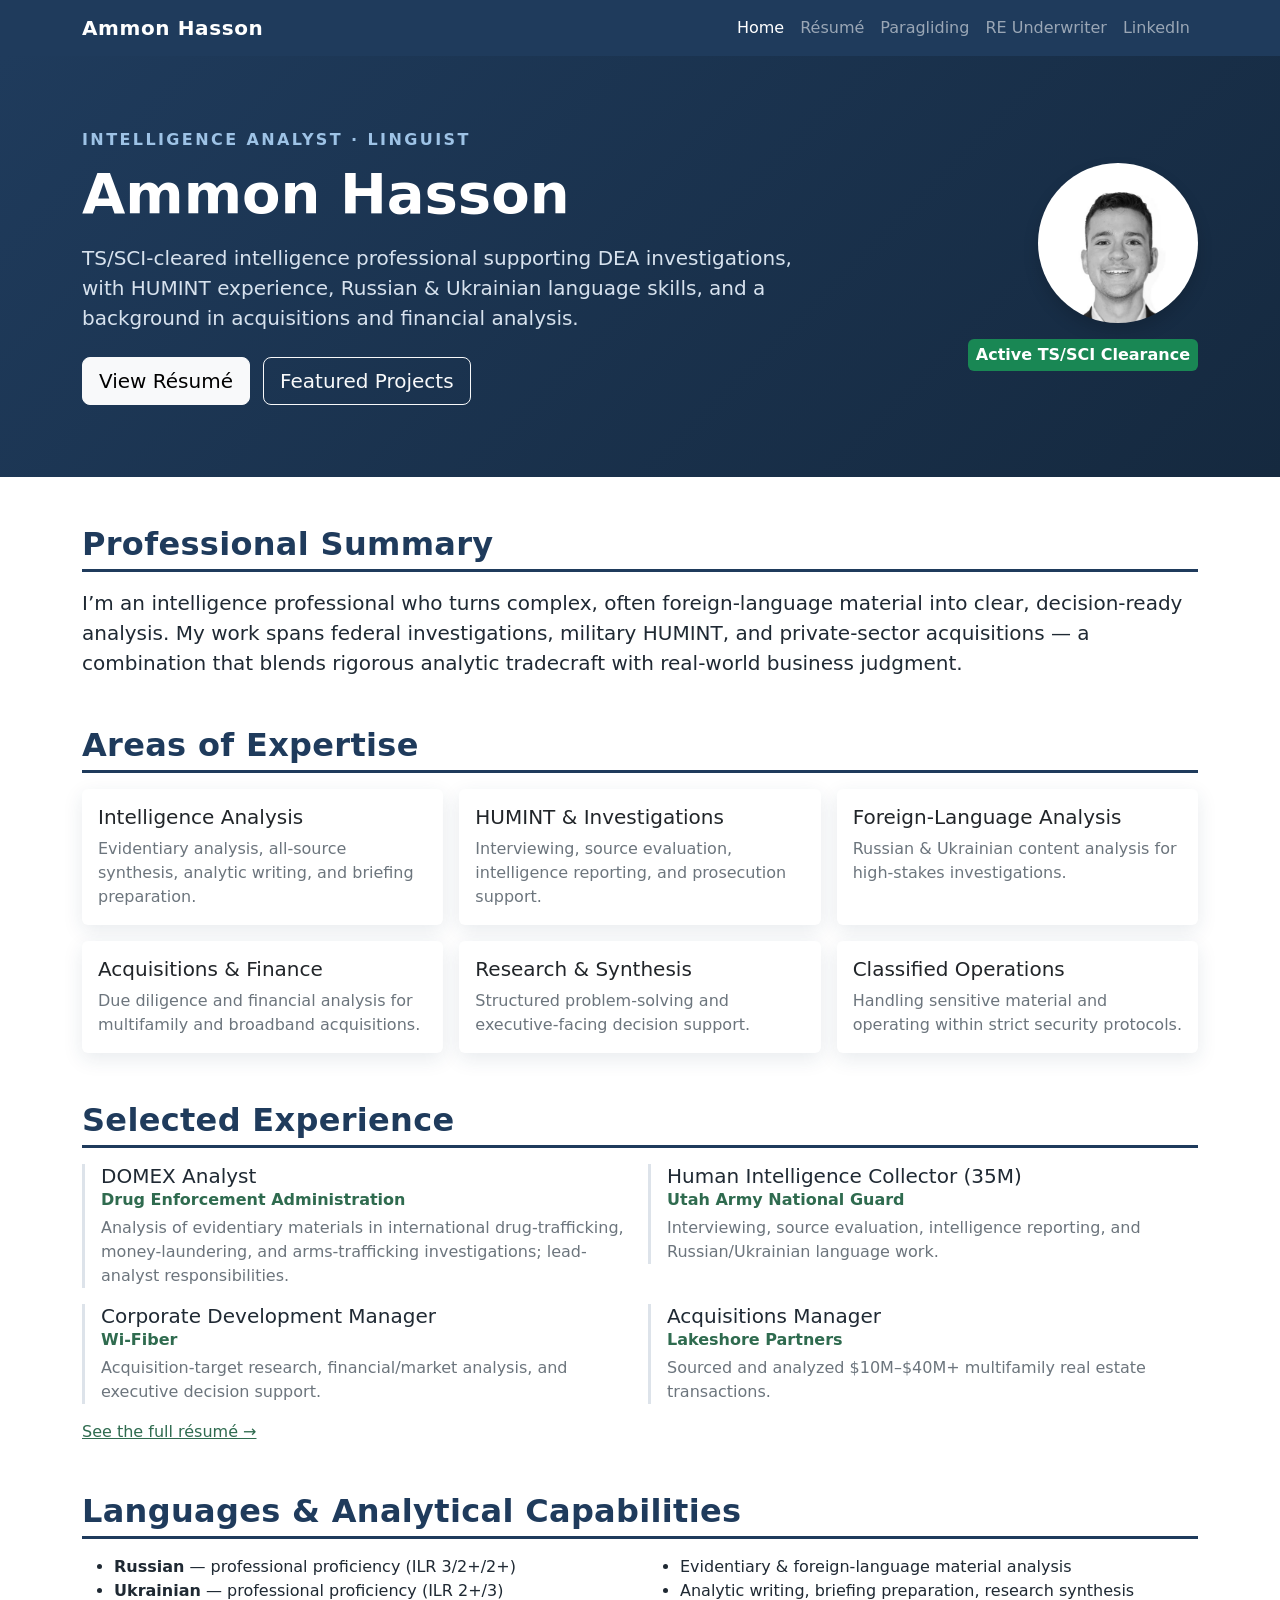
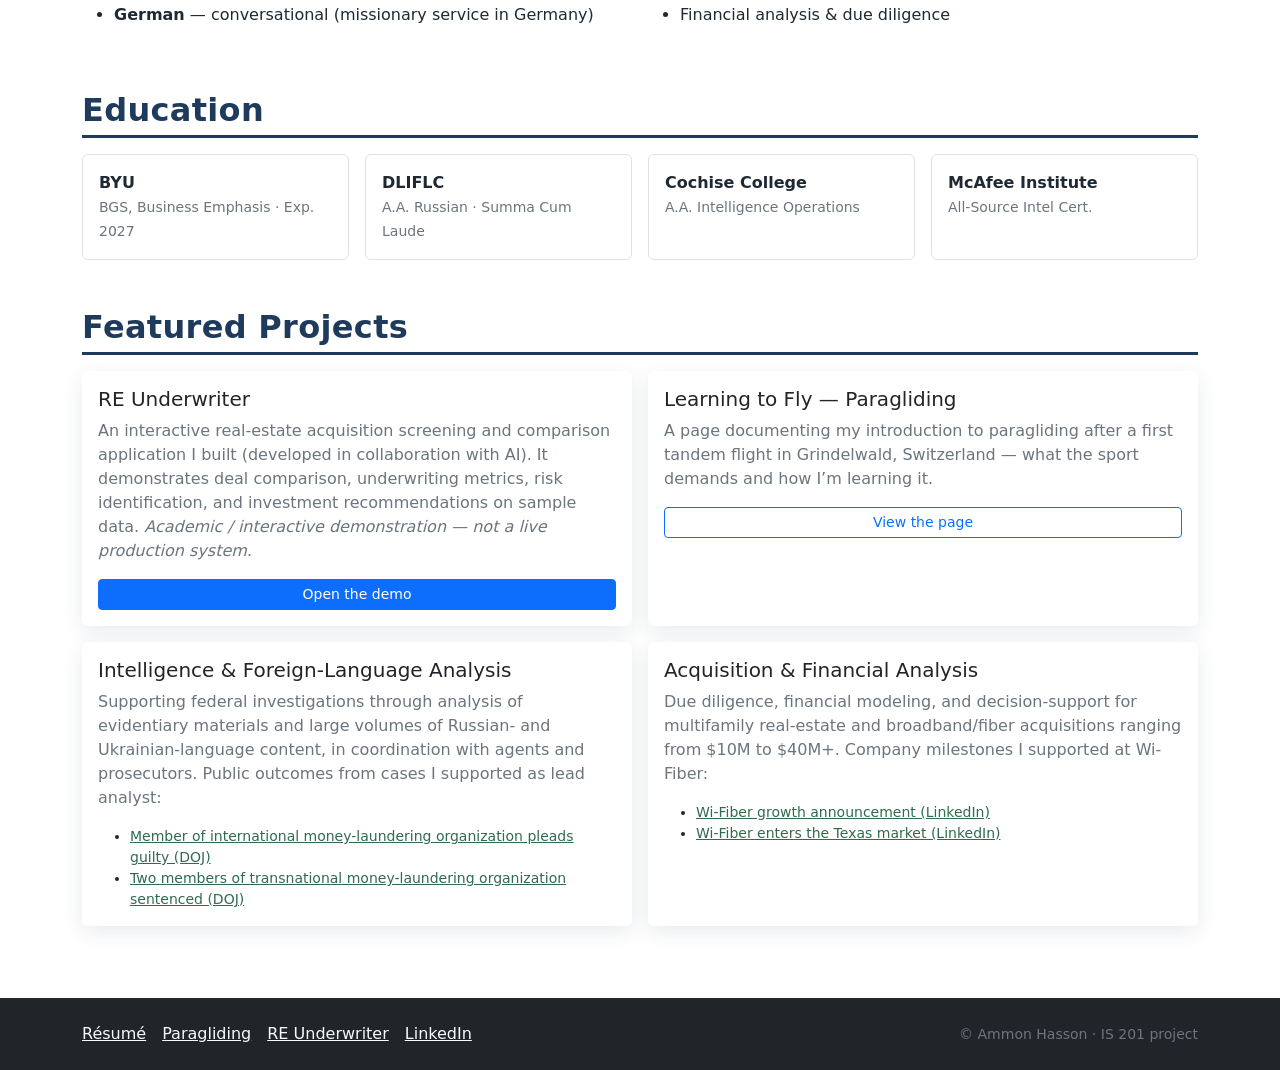
<file: index.html>
<!DOCTYPE html>
<html lang="en">
<head>
  <meta charset="UTF-8" />
  <meta name="viewport" content="width=device-width, initial-scale=1.0" />
  <title>Ammon Hasson — Intelligence Analyst &amp; Linguist</title>
  <meta name="description" content="Ammon Hasson — TS/SCI-cleared intelligence professional, DOMEX analyst, HUMINT collector, Russian and Ukrainian linguist, with experience in acquisitions and financial analysis." />
  <link rel="stylesheet" href="css/bootstrap.min.css" />
  <link rel="stylesheet" href="css/professional-overrides.css" />
</head>
<body id="top">

  <!-- ===== Navbar ===== -->
  <nav class="navbar navbar-expand-md navbar-dark bg-accent sticky-top">
    <div class="container">
      <a class="navbar-brand" href="index.html">Ammon Hasson</a>
      <button class="navbar-toggler" type="button" data-bs-toggle="collapse" data-bs-target="#nav" aria-controls="nav" aria-expanded="false" aria-label="Toggle navigation">
        <span class="navbar-toggler-icon"></span>
      </button>
      <div class="collapse navbar-collapse" id="nav">
        <ul class="navbar-nav ms-auto">
          <li class="nav-item"><a class="nav-link active" aria-current="page" href="index.html">Home</a></li>
          <li class="nav-item"><a class="nav-link" href="resume.html">Résumé</a></li>
          <li class="nav-item"><a class="nav-link" href="scratch.html">Paragliding</a></li>
          <li class="nav-item"><a class="nav-link" href="app.html">RE Underwriter</a></li>
          <li class="nav-item"><a class="nav-link" href="https://www.linkedin.com/in/ammon-hasson-2a9576105" target="_blank" rel="noopener noreferrer">LinkedIn</a></li>
        </ul>
      </div>
    </div>
  </nav>

  <!-- ===== Hero ===== -->
  <header class="hero-pro py-5">
    <div class="container py-4">
      <div class="row align-items-center g-4">
        <div class="col-lg-8">
          <p class="text-uppercase fw-semibold mb-2" style="letter-spacing:.15em; color:#9ec3e6;">Intelligence Analyst · Linguist</p>
          <h1 class="display-4 fw-bold mb-3">Ammon Hasson</h1>
          <p class="lead mb-4">
            TS/SCI-cleared intelligence professional supporting DEA investigations, with HUMINT experience,
            Russian &amp; Ukrainian language skills, and a background in acquisitions and financial analysis.
          </p>
          <a class="btn btn-light btn-lg me-2" href="resume.html">View Résumé</a>
          <a class="btn btn-outline-light btn-lg" href="#projects">Featured Projects</a>
        </div>
        <div class="col-lg-4 text-center text-lg-end">
          <img src="assets/img/professional/headshot.jpg" alt="Professional headshot of Ammon Hasson"
               width="160" height="160" class="rounded-circle mb-3 shadow"
               style="object-fit:cover; background:#fff;" />
          <div><span class="badge bg-success fs-6 p-2">Active TS/SCI Clearance</span></div>
        </div>
      </div>
    </div>
  </header>

  <main class="container py-5">

    <!-- ===== Summary ===== -->
    <section class="mb-5">
      <h2 class="section-title">Professional Summary</h2>
      <p class="fs-5">
        I’m an intelligence professional who turns complex, often foreign-language material into clear,
        decision-ready analysis. My work spans federal investigations, military HUMINT, and private-sector
        acquisitions — a combination that blends rigorous analytic tradecraft with real-world business judgment.
      </p>
    </section>

    <!-- ===== Areas of expertise ===== -->
    <section class="mb-5">
      <h2 class="section-title">Areas of Expertise</h2>
      <div class="row g-3">
        <div class="col-md-4"><div class="card feature-card p-3"><h3 class="h5">Intelligence Analysis</h3><p class="mb-0 text-secondary">Evidentiary analysis, all-source synthesis, analytic writing, and briefing preparation.</p></div></div>
        <div class="col-md-4"><div class="card feature-card p-3"><h3 class="h5">HUMINT &amp; Investigations</h3><p class="mb-0 text-secondary">Interviewing, source evaluation, intelligence reporting, and prosecution support.</p></div></div>
        <div class="col-md-4"><div class="card feature-card p-3"><h3 class="h5">Foreign-Language Analysis</h3><p class="mb-0 text-secondary">Russian &amp; Ukrainian content analysis for high-stakes investigations.</p></div></div>
        <div class="col-md-4"><div class="card feature-card p-3"><h3 class="h5">Acquisitions &amp; Finance</h3><p class="mb-0 text-secondary">Due diligence and financial analysis for multifamily and broadband acquisitions.</p></div></div>
        <div class="col-md-4"><div class="card feature-card p-3"><h3 class="h5">Research &amp; Synthesis</h3><p class="mb-0 text-secondary">Structured problem-solving and executive-facing decision support.</p></div></div>
        <div class="col-md-4"><div class="card feature-card p-3"><h3 class="h5">Classified Operations</h3><p class="mb-0 text-secondary">Handling sensitive material and operating within strict security protocols.</p></div></div>
      </div>
    </section>

    <!-- ===== Selected experience ===== -->
    <section class="mb-5">
      <h2 class="section-title">Selected Experience</h2>
      <div class="row g-3">
        <div class="col-md-6"><div class="resume-entry"><h3 class="h5 mb-0">DOMEX Analyst</h3><p class="org mb-1">Drug Enforcement Administration</p><p class="mb-0 text-secondary">Analysis of evidentiary materials in international drug-trafficking, money-laundering, and arms-trafficking investigations; lead-analyst responsibilities.</p></div></div>
        <div class="col-md-6"><div class="resume-entry"><h3 class="h5 mb-0">Human Intelligence Collector (35M)</h3><p class="org mb-1">Utah Army National Guard</p><p class="mb-0 text-secondary">Interviewing, source evaluation, intelligence reporting, and Russian/Ukrainian language work.</p></div></div>
        <div class="col-md-6"><div class="resume-entry"><h3 class="h5 mb-0">Corporate Development Manager</h3><p class="org mb-1">Wi-Fiber</p><p class="mb-0 text-secondary">Acquisition-target research, financial/market analysis, and executive decision support.</p></div></div>
        <div class="col-md-6"><div class="resume-entry"><h3 class="h5 mb-0">Acquisitions Manager</h3><p class="org mb-1">Lakeshore Partners</p><p class="mb-0 text-secondary">Sourced and analyzed $10M–$40M+ multifamily real estate transactions.</p></div></div>
      </div>
      <p class="mt-3"><a href="resume.html">See the full résumé →</a></p>
    </section>

    <!-- ===== Languages & analytical ===== -->
    <section class="mb-5">
      <h2 class="section-title">Languages &amp; Analytical Capabilities</h2>
      <div class="row g-3">
        <div class="col-md-6">
          <ul>
            <li><strong>Russian</strong> — professional proficiency (ILR 3/2+/2+)</li>
            <li><strong>Ukrainian</strong> — professional proficiency (ILR 2+/3)</li>
            <li><strong>German</strong> — conversational (missionary service in Germany)</li>
          </ul>
        </div>
        <div class="col-md-6">
          <ul>
            <li>Evidentiary &amp; foreign-language material analysis</li>
            <li>Analytic writing, briefing preparation, research synthesis</li>
            <li>Financial analysis &amp; due diligence</li>
          </ul>
        </div>
      </div>
    </section>

    <!-- ===== Education snapshot ===== -->
    <section class="mb-5">
      <h2 class="section-title">Education</h2>
      <div class="row g-3">
        <div class="col-md-3 col-6"><div class="p-3 border rounded h-100"><strong>BYU</strong><br><span class="text-secondary small">BGS, Business Emphasis · Exp. 2027</span></div></div>
        <div class="col-md-3 col-6"><div class="p-3 border rounded h-100"><strong>DLIFLC</strong><br><span class="text-secondary small">A.A. Russian · Summa Cum Laude</span></div></div>
        <div class="col-md-3 col-6"><div class="p-3 border rounded h-100"><strong>Cochise College</strong><br><span class="text-secondary small">A.A. Intelligence Operations</span></div></div>
        <div class="col-md-3 col-6"><div class="p-3 border rounded h-100"><strong>McAfee Institute</strong><br><span class="text-secondary small">All-Source Intel Cert.</span></div></div>
      </div>
    </section>

    <!-- ===== Featured projects ===== -->
    <section class="mb-4" id="projects">
      <h2 class="section-title">Featured Projects</h2>
      <div class="row g-3">
        <div class="col-md-6">
          <div class="card feature-card p-3 h-100">
            <h3 class="h5">RE Underwriter</h3>
            <p class="text-secondary">An interactive real-estate acquisition screening and comparison application I built (developed in collaboration with AI). It demonstrates deal comparison, underwriting metrics, risk identification, and investment recommendations on sample data. <em>Academic / interactive demonstration — not a live production system.</em></p>
            <a href="app.html" class="btn btn-sm btn-primary">Open the demo</a>
          </div>
        </div>
        <div class="col-md-6">
          <div class="card feature-card p-3 h-100">
            <h3 class="h5">Learning to Fly — Paragliding</h3>
            <p class="text-secondary">A page documenting my introduction to paragliding after a first tandem flight in Grindelwald, Switzerland — what the sport demands and how I’m learning it.</p>
            <a href="scratch.html" class="btn btn-sm btn-outline-primary">View the page</a>
          </div>
        </div>
        <div class="col-md-6">
          <div class="card feature-card p-3 h-100">
            <h3 class="h5">Intelligence &amp; Foreign-Language Analysis</h3>
            <p class="text-secondary">Supporting federal investigations through analysis of evidentiary materials and large volumes of Russian- and Ukrainian-language content, in coordination with agents and prosecutors. Public outcomes from cases I supported as lead analyst:</p>
            <ul class="small mb-0">
              <li><a href="https://www.justice.gov/opa/pr/member-international-money-laundering-organization-pleads-guilty-laundering-millions-dollars" target="_blank" rel="noopener noreferrer">Member of international money-laundering organization pleads guilty (DOJ)</a></li>
              <li><a href="https://www.justice.gov/opa/pr/two-members-transnational-money-laundering-organization-sentenced-laundering-millions" target="_blank" rel="noopener noreferrer">Two members of transnational money-laundering organization sentenced (DOJ)</a></li>
            </ul>
          </div>
        </div>
        <div class="col-md-6">
          <div class="card feature-card p-3 h-100">
            <h3 class="h5">Acquisition &amp; Financial Analysis</h3>
            <p class="text-secondary">Due diligence, financial modeling, and decision-support for multifamily real-estate and broadband/fiber acquisitions ranging from $10M to $40M+. Company milestones I supported at Wi-Fiber:</p>
            <ul class="small mb-0">
              <li><a href="https://www.linkedin.com/posts/wi-fiber-inc_were-excited-to-announce-that-wi-fiber-has-activity-7442326029152649216-R4yu" target="_blank" rel="noopener noreferrer">Wi-Fiber growth announcement (LinkedIn)</a></li>
              <li><a href="https://www.linkedin.com/posts/wi-fiber-inc_weve-officially-entered-the-texas-market-activity-7429349710207000576-QogM" target="_blank" rel="noopener noreferrer">Wi-Fiber enters the Texas market (LinkedIn)</a></li>
            </ul>
          </div>
        </div>
      </div>
    </section>

  </main>

  <!-- ===== Footer ===== -->
  <footer class="site-footer bg-dark text-light py-4">
    <div class="container d-flex flex-wrap gap-3 align-items-center">
      <a class="link-light" href="resume.html">Résumé</a>
      <a class="link-light" href="scratch.html">Paragliding</a>
      <a class="link-light" href="app.html">RE Underwriter</a>
      <a class="link-light" href="https://www.linkedin.com/in/ammon-hasson-2a9576105" target="_blank" rel="noopener noreferrer">LinkedIn</a>
      <span class="ms-auto text-secondary small">© Ammon Hasson · IS 201 project</span>
    </div>
  </footer>

  <script src="js/bootstrap.bundle.min.js"></script>
  <script src="js/professional.js"></script>
</body>
</html>
</file>
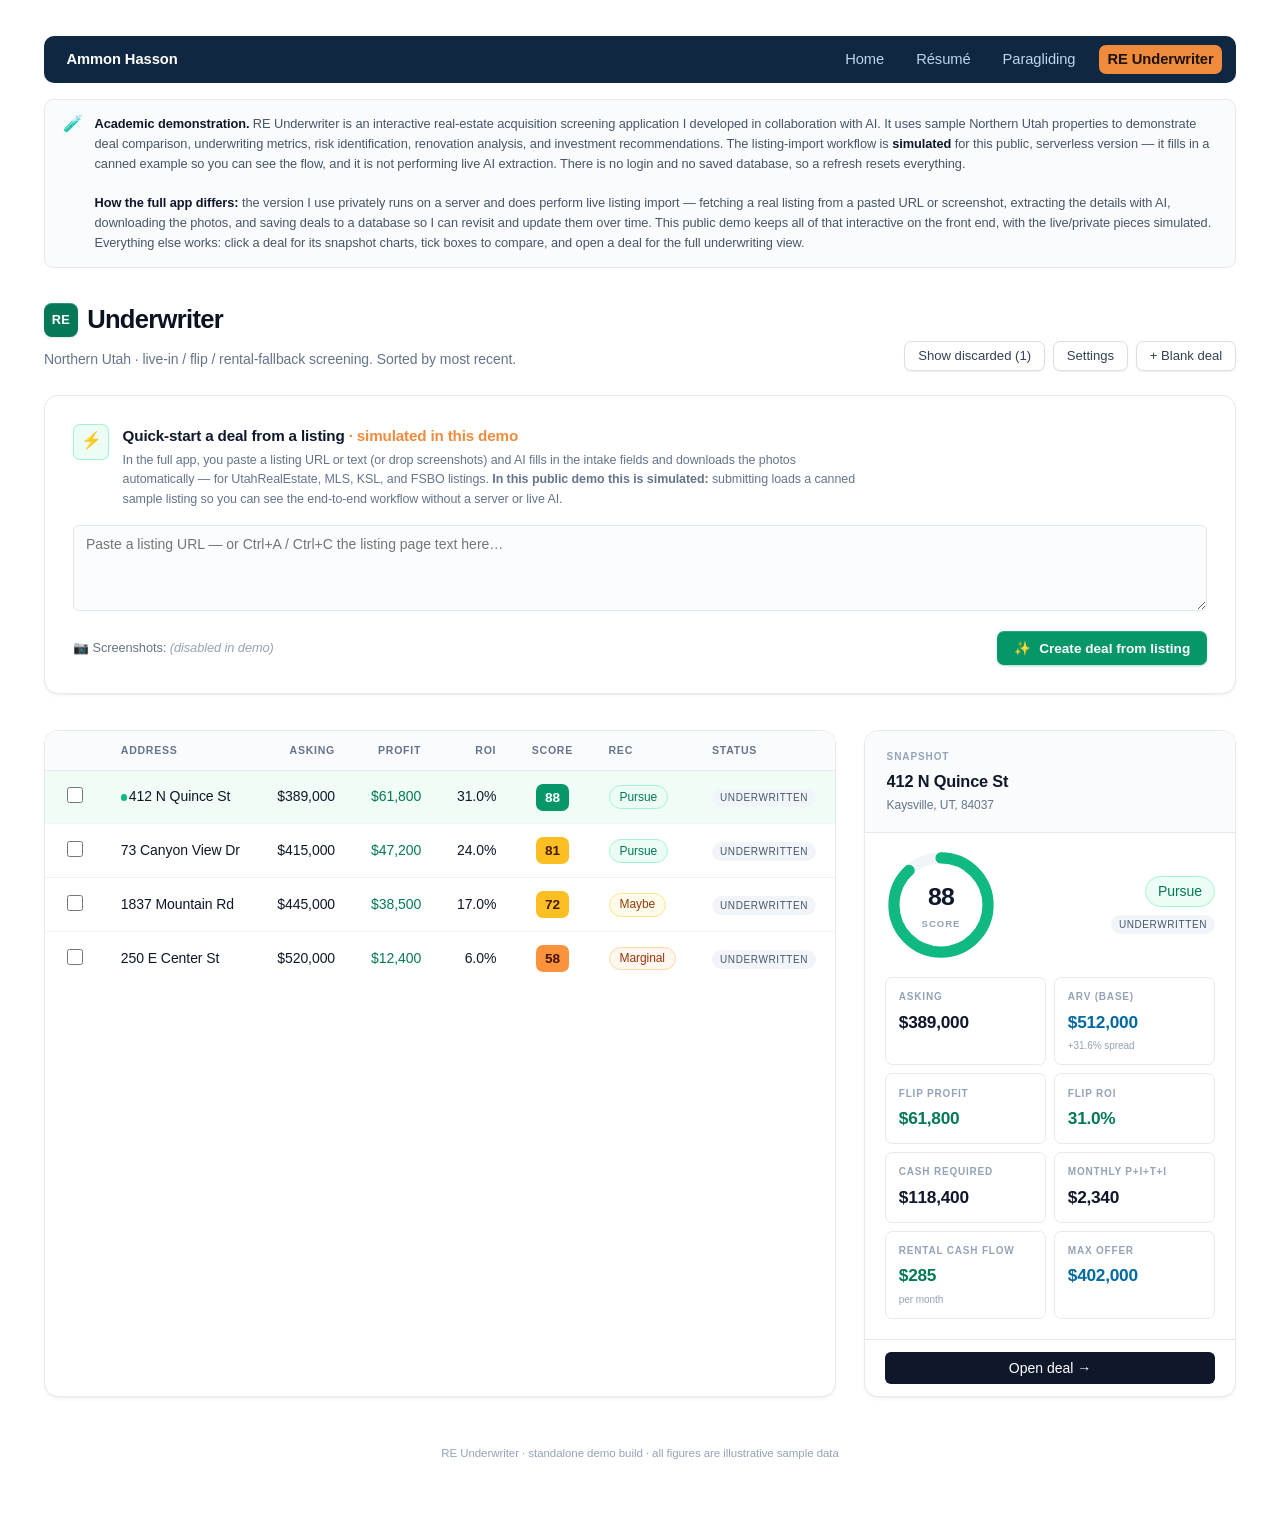
<file: app.html>
<!doctype html>
<html lang="en">
<head>
<meta charset="utf-8" />
<meta name="viewport" content="width=device-width, initial-scale=1" />
<title>RE Underwriter — Interactive Demo | Ammon Hasson</title>
<meta name="description" content="RE Underwriter: an interactive, public, static demonstration of a real-estate acquisition screening and comparison application built by Ammon Hasson using sample Northern Utah properties." />
<style>
  /* ----------------------------------------------------------------
     RE Underwriter — standalone demo (single file, no server, no login)
     Hand-written CSS mirroring the real app's look so it runs offline.
  ---------------------------------------------------------------- */
  :root{
    --slate-900:#0f172a; --slate-700:#334155; --slate-600:#475569;
    --slate-500:#64748b; --slate-400:#94a3b8; --slate-200:#e2e8f0;
    --slate-100:#f1f5f9; --slate-50:#f8fafc;
    --emerald-700:#047857; --emerald-600:#059669; --emerald-500:#10b981;
    --emerald-50:#ecfdf5; --emerald-200:#a7f3d0; --emerald-800:#065f46;
    --teal-600:#0d9488;
    --amber-400:#fbbf24; --amber-50:#fffbeb; --amber-200:#fde68a; --amber-800:#92400e;
    --orange-400:#fb923c; --orange-50:#fff7ed; --orange-200:#fed7aa; --orange-800:#9a3412;
    --rose-500:#f43f5e; --rose-50:#fff1f2; --rose-200:#fecdd3; --rose-700:#be123c;
    --sky-700:#0369a1;
    /* hairlines + layered shadows for a less-flat, more intentional surface */
    --line:#e7e9ef; --line-strong:#dadee6; --surface:#fafbfc;
    --shadow-sm:0 1px 2px rgba(16,24,40,.04), 0 1px 1px rgba(16,24,40,.03);
    --shadow-card:0 1px 2px rgba(16,24,40,.05), 0 4px 12px -6px rgba(16,24,40,.06);
    --r-card:14px; --r:9px; --r-sm:7px;
  }
  *{box-sizing:border-box}
  html,body{margin:0;padding:0}
  body{
    font-family:"Inter","SF Pro Text",-apple-system,BlinkMacSystemFont,"Segoe UI",Roboto,"Helvetica Neue",Arial,sans-serif;
    color:var(--slate-900); background:#fff; line-height:1.55; font-size:14px;
    letter-spacing:-.005em;
    -webkit-font-smoothing:antialiased; -moz-osx-font-smoothing:grayscale;
    text-rendering:optimizeLegibility;
  }
  .tnum{font-variant-numeric:tabular-nums}
  a{color:inherit}
  button{font-family:inherit}

  .wrap{max-width:78rem;margin:0 auto;padding:2.25rem 1.75rem 4rem}

  /* demo banner — quiet info bar, not a sticker */
  .demo-banner{
    display:flex;gap:.75rem;align-items:flex-start;
    background:var(--surface);
    border:1px solid var(--line);
    border-radius:var(--r);
    padding:.9rem 1.1rem;margin-bottom:2rem;font-size:.8rem;line-height:1.55;color:var(--slate-600);
  }
  .demo-banner b{color:var(--slate-900);font-weight:600}
  .demo-banner .ic{font-size:1rem;line-height:1.3;opacity:.85}

  /* header */
  header.app{display:flex;align-items:flex-end;justify-content:space-between;gap:1rem;flex-wrap:wrap}
  .brand{display:flex;align-items:center;gap:.6rem}
  .logo{
    display:inline-flex;height:2.1rem;width:2.1rem;align-items:center;justify-content:center;
    border-radius:.5rem;background:var(--emerald-700);
    color:#fff;font-size:.8rem;font-weight:700;letter-spacing:.02em;
    box-shadow:inset 0 1px 0 rgba(255,255,255,.18), 0 1px 2px rgba(16,24,40,.12);
  }
  header.app h1{font-size:1.6rem;font-weight:680;letter-spacing:-.028em;margin:0;color:#0b1220}
  .subtitle{margin:.55rem 0 0;font-size:.875rem;color:var(--slate-500);max-width:38rem}
  .hdr-actions{display:flex;align-items:center;gap:.5rem}
  .btn-ghost{
    border:1px solid var(--line-strong);background:#fff;border-radius:var(--r-sm);
    padding:.4rem .8rem;font-size:.82rem;font-weight:500;color:var(--slate-700);cursor:pointer;
    box-shadow:var(--shadow-sm);transition:background .12s,border-color .12s;
  }
  .btn-ghost:hover{background:var(--surface);border-color:#cbd2dc}

  /* quick-start */
  .card{
    border:1px solid var(--line);background:#fff;border-radius:var(--r-card);
    box-shadow:var(--shadow-card);
  }
  .qs{padding:1.75rem;margin-top:1.5rem}
  .qs-head{display:flex;align-items:flex-start;gap:.85rem}
  .qs-ic{
    display:inline-flex;height:2.25rem;width:2.25rem;flex:none;align-items:center;justify-content:center;
    border-radius:var(--r-sm);font-size:1.05rem;
    background:var(--emerald-50);
    box-shadow:inset 0 0 0 1px var(--emerald-200);
  }
  .qs-head h3{margin:0;font-size:.95rem;font-weight:650;letter-spacing:-.01em}
  .qs-head p{margin:.25rem 0 0;font-size:.78rem;line-height:1.55;color:var(--slate-500);max-width:46rem}
  textarea.qs-input{
    margin-top:1rem;width:100%;border:1px solid var(--slate-200);background:#f8fafc80;
    border-radius:.375rem;padding:.625rem .75rem;font-size:.875rem;font-family:inherit;resize:vertical;
    outline:none;
  }
  textarea.qs-input:focus{border-color:var(--emerald-500);background:#fff;box-shadow:0 0 0 3px #d1fae580}
  .qs-row{margin-top:.85rem;display:flex;flex-wrap:wrap;align-items:center;justify-content:space-between;gap:.75rem}
  .qs-hint{font-size:.8rem;color:var(--slate-500)}
  .btn-primary{
    display:inline-flex;align-items:center;gap:.5rem;border:none;cursor:pointer;
    border-radius:var(--r-sm);padding:.55rem 1.05rem;font-size:.85rem;font-weight:600;color:#fff;
    background:var(--emerald-600);
    box-shadow:inset 0 1px 0 rgba(255,255,255,.16), 0 1px 2px rgba(5,150,105,.35);
    transition:background .12s;
  }
  .btn-primary:hover{background:var(--emerald-700)}
  .btn-primary:disabled{opacity:.6;cursor:not-allowed}
  .spin{height:.9rem;width:.9rem;animation:spin 1s linear infinite}
  @keyframes spin{to{transform:rotate(360deg)}}

  /* dashboard grid */
  .dash{margin-top:2.25rem;display:grid;grid-template-columns:1fr;gap:1.5rem}
  @media(min-width:1024px){.dash{grid-template-columns:minmax(0,1fr) 372px;gap:1.75rem}}

  table.deals{width:100%;border-collapse:collapse;font-size:.875rem}
  .tbl-wrap{overflow-x:auto}
  table.deals thead th{
    text-align:left;font-size:.66rem;font-weight:600;text-transform:uppercase;letter-spacing:.07em;
    color:var(--slate-500);background:var(--surface);border-bottom:1px solid var(--line);
    padding:.7rem 1.1rem;white-space:nowrap;
  }
  table.deals thead th.c{text-align:center}
  table.deals thead th.r{text-align:right}
  table.deals tbody td{padding:.8rem 1.1rem;border-bottom:1px solid #f1f3f7;white-space:nowrap}
  table.deals tbody tr:last-child td{border-bottom:none}
  table.deals tbody tr{cursor:pointer;transition:background .1s}
  table.deals tbody tr:hover{background:var(--surface)}
  tr.sel{background:#f0fdf7 !important}
  tr.checked{background:#e9fbf2 !important}
  tr.rejected td{color:var(--slate-400)}
  td.r{text-align:right}
  td.c{text-align:center}
  .addr-link{font-weight:500;color:var(--slate-900);text-decoration:none}
  .addr-link:hover{text-decoration:underline}
  tr.rejected .addr-link{color:var(--slate-400)}
  .dot{display:inline-block;height:.4rem;width:.4rem;border-radius:50%;background:var(--emerald-500);margin-right:.1rem;vertical-align:middle}
  .pos{color:var(--emerald-700)} .neg{color:var(--rose-700)}
  input[type=checkbox]{height:1rem;width:1rem;cursor:pointer;accent-color:var(--emerald-600)}
  input[type=checkbox]:disabled{opacity:.4;cursor:not-allowed}

  /* score badge in table */
  .score-badge{
    display:inline-flex;height:1.7rem;min-width:2.1rem;padding:0 .35rem;align-items:center;justify-content:center;
    border-radius:var(--r-sm);font-size:.85rem;font-weight:650;
  }
  .s-emerald{background:var(--emerald-600);color:#fff}
  .s-amber{background:var(--amber-400);color:#451a03}
  .s-orange{background:var(--orange-400);color:#431407}
  .s-rose{background:var(--rose-500);color:#fff}
  .s-none{background:var(--slate-100);color:var(--slate-500)}

  /* rec pill */
  .pill{display:inline-flex;align-items:center;border-radius:9999px;border:1px solid;font-weight:500;padding:.1rem .625rem;font-size:.75rem}
  .pill.lg{padding:.25rem .75rem;font-size:.875rem}
  .p-pursue{border-color:var(--emerald-200);background:var(--emerald-50);color:var(--emerald-700)}
  .p-maybe{border-color:var(--amber-200);background:var(--amber-50);color:var(--amber-800)}
  .p-marginal{border-color:var(--orange-200);background:var(--orange-50);color:var(--orange-800)}
  .p-reject{border-color:var(--rose-200);background:var(--rose-50);color:var(--rose-700)}
  .status-pill{display:inline-flex;align-items:center;border-radius:9999px;padding:.1rem .5rem;font-size:.625rem;font-weight:500;text-transform:uppercase;letter-spacing:.06em;background:var(--slate-100);color:var(--slate-600)}
  .status-pill.disc{background:var(--rose-50);color:var(--rose-700)}

  /* compare-select banner */
  .cmp-bar{display:flex;align-items:center;justify-content:space-between;padding:.5rem 1rem;font-size:.75rem;
    background:#ecfdf566;border-bottom:1px solid var(--slate-200);color:var(--emerald-800)}
  .cmp-bar button{background:none;border:none;cursor:pointer;color:inherit;border-radius:.375rem;padding:.1rem .5rem;font-size:.75rem}
  .cmp-bar button:hover{background:#d1fae5}

  /* snapshot panel */
  aside.snap{align-self:start;overflow:hidden}
  .snap-head{border-bottom:1px solid var(--line);background:var(--surface);padding:1.1rem 1.35rem}
  .eyebrow{font-size:.625rem;font-weight:600;text-transform:uppercase;letter-spacing:.09em;color:var(--slate-400);margin:0}
  .snap-addr{margin:.3rem 0 0;font-size:1.02rem;font-weight:650;letter-spacing:-.01em;white-space:nowrap;overflow:hidden;text-overflow:ellipsis}
  .snap-loc{margin:.1rem 0 0;font-size:.75rem;color:var(--slate-500)}
  .snap-gauge-row{display:flex;align-items:center;justify-content:space-between;padding:1rem 1.25rem}
  .gauge{position:relative;display:inline-flex;height:7rem;width:7rem;align-items:center;justify-content:center}
  .gauge svg{height:100%;width:100%;transform:rotate(-90deg)}
  .gauge .center{position:absolute;inset:0;display:flex;flex-direction:column;align-items:center;justify-content:center}
  .gauge .gv{font-size:1.55rem;font-weight:700;letter-spacing:-.03em}
  .gauge .gl{font-size:.6rem;font-weight:600;text-transform:uppercase;letter-spacing:.1em;color:var(--slate-400)}
  .snap-tiles{display:grid;grid-template-columns:1fr 1fr;gap:.5rem;padding:0 1.25rem 1.25rem}
  .tile{border:1px solid var(--line);background:#fff;border-radius:var(--r-sm);padding:.7rem .8rem}
  .tile .tl{font-size:.625rem;font-weight:600;text-transform:uppercase;letter-spacing:.08em;color:var(--slate-400);margin:0}
  .tile .tv{margin:.25rem 0 0;font-size:1.08rem;font-weight:650;letter-spacing:-.015em}
  .tile .th{margin:.15rem 0 0;font-size:.625rem;color:var(--slate-400)}
  .tv.info{color:var(--sky-700)} .tv.positive{color:var(--emerald-700)} .tv.negative{color:var(--rose-700)}
  .snap-foot{border-top:1px solid var(--slate-200);padding:.75rem 1.25rem}
  .btn-dark{display:block;width:100%;text-align:center;border:none;cursor:pointer;border-radius:.375rem;
    background:var(--slate-900);color:#fff;padding:.5rem .75rem;font-size:.875rem;font-weight:500}
  .btn-dark:hover{background:var(--slate-700)}
  .snap-empty{border:1px dashed var(--slate-200);background:#ffffff80;border-radius:.75rem;padding:1.5rem;text-align:center;color:var(--slate-400);font-size:.875rem}
  .snap-empty .ar{font-size:1.5rem}

  /* compare panel */
  .cmp-slots{display:grid;grid-template-columns:repeat(3,1fr);gap:.5rem;padding:.75rem 1.25rem;border-bottom:1px solid var(--slate-200)}
  .cmp-slot{border:1px solid var(--slate-200);background:#f8fafc66;border-radius:.375rem;padding:.5rem;font-size:.75rem}
  .cmp-slot.empty{border-style:dashed;background:transparent;color:var(--slate-400)}
  .cmp-slot .tag{font-size:.625rem;font-weight:700;text-transform:uppercase;letter-spacing:.06em;color:var(--slate-500)}
  .cmp-slot .nm{margin:.25rem 0 0;font-size:.72rem;font-weight:600;white-space:nowrap;overflow:hidden;text-overflow:ellipsis}
  .cmp-rows{display:grid;gap:.5rem;padding:1rem 1.25rem}
  .cmp-row{border:1px solid var(--slate-200);background:#fff;border-radius:.5rem;padding:.625rem .75rem}
  .cmp-row .cl{font-size:.625rem;font-weight:500;text-transform:uppercase;letter-spacing:.07em;color:var(--slate-500)}
  .cmp-row .cl .h{margin-left:.4rem;text-transform:none;letter-spacing:normal;color:var(--slate-400)}
  .cmp-vals{margin-top:.5rem;display:grid;grid-template-columns:repeat(3,1fr);gap:.5rem}
  .cmp-val{border-radius:.375rem;padding:.35rem .5rem;font-size:.875rem;font-weight:600;background:var(--slate-50);color:var(--slate-700)}
  .cmp-val.win{background:var(--emerald-50);color:var(--emerald-800);box-shadow:inset 0 0 0 1px var(--emerald-200)}

  /* empty state */
  .empty{margin-top:2rem;border:2px dashed var(--slate-200);background:#fff;border-radius:.75rem;padding:3rem;text-align:center}

  /* ---- deal detail page ---- */
  .detail{display:none}
  .detail.active{display:block}
  .dash-view.hidden{display:none}
  .detail-grid{display:grid;grid-template-columns:1fr;gap:1.5rem;margin-top:1.5rem}
  @media(min-width:1024px){.detail-grid{grid-template-columns:200px 1fr}}
  .sidebar{align-self:start}
  .sidebar ol{list-style:none;margin:0;padding:0;display:flex;flex-direction:column;gap:.25rem}
  .sidebar li a{display:block;border-radius:.375rem;padding:.45rem .7rem;font-size:.82rem;color:var(--slate-600);text-decoration:none;cursor:pointer}
  .sidebar li a:hover{background:var(--slate-50)}
  .sidebar li a.cur{background:#0b1220;color:#fff;font-weight:600;box-shadow:var(--shadow-sm)}
  .back-link{display:inline-flex;align-items:center;gap:.35rem;font-size:.85rem;color:var(--slate-500);text-decoration:none;cursor:pointer;margin-bottom:.25rem}
  .back-link:hover{text-decoration:underline}
  .detail h2{font-size:1.4rem;font-weight:680;letter-spacing:-.025em;margin:.25rem 0 0;color:#0b1220}
  .detail .sub{margin:.4rem 0 0;font-size:.875rem;color:var(--slate-500)}
  .ai-panel{margin-top:1.5rem;border:1px solid var(--line);background:var(--surface);border-radius:var(--r);padding:1.35rem}
  .ai-panel .ai-top{display:flex;align-items:flex-start;justify-content:space-between;gap:1rem;flex-wrap:wrap}
  .ai-panel .ai-top h4{margin:0;font-size:.875rem;font-weight:600}
  .ai-panel .ai-top p{margin:.2rem 0 0;font-size:.72rem;color:var(--slate-500);max-width:30rem}
  .ai-btns{display:flex;flex-wrap:wrap;gap:.5rem}
  .ai-btn{border:1px solid var(--slate-200);background:#fff;border-radius:.375rem;padding:.35rem .65rem;font-size:.72rem;font-weight:500;cursor:pointer}
  .ai-btn:hover{background:var(--slate-50)}
  .ai-box{margin-top:1rem;border:1px solid var(--slate-200);background:#fff;border-radius:.375rem;padding:.75rem}
  .ai-box .bx-l{font-size:.625rem;font-weight:500;text-transform:uppercase;letter-spacing:.07em;color:var(--slate-500);margin:0}
  .ai-box p.bd{margin:.4rem 0 0;font-size:.875rem;color:var(--slate-700);white-space:pre-wrap}
  .ai-box ul{margin:.5rem 0 0;padding:0;list-style:none;display:flex;flex-direction:column;gap:.3rem;font-size:.85rem}
  .ai-box li{display:flex;gap:.5rem;align-items:baseline}
  .tag-chip{border-radius:.25rem;background:var(--slate-100);color:var(--slate-600);padding:.05rem .35rem;font-size:.65rem;text-transform:uppercase;letter-spacing:.05em;white-space:nowrap}
  .ai-box.flags{border-color:var(--amber-200);background:var(--amber-50)}
  .sev{border-radius:.25rem;padding:.05rem .35rem;font-size:.65rem;text-transform:uppercase;letter-spacing:.05em}
  .sev.high{background:#fee2e2;color:#991b1b} .sev.med{background:#fef9c3;color:#854d0e} .sev.low{background:var(--slate-100);color:var(--slate-700)}
  .group{margin-top:1.25rem;border:1px solid var(--line);background:#fff;border-radius:var(--r);padding:1.35rem;box-shadow:var(--shadow-sm)}
  .group .leg{font-size:.66rem;font-weight:600;text-transform:uppercase;letter-spacing:.09em;color:var(--slate-400);margin:0 0 .85rem}
  .facts{display:grid;grid-template-columns:repeat(2,1fr);gap:.75rem 1rem}
  @media(min-width:640px){.facts{grid-template-columns:repeat(3,1fr)}}
  .fact .fl{font-size:.7rem;color:var(--slate-500);margin:0}
  .fact .fv{margin:.1rem 0 0;font-size:.95rem;font-weight:600}
  .photos{display:grid;grid-template-columns:repeat(2,1fr);gap:.75rem}
  @media(min-width:640px){.photos{grid-template-columns:repeat(3,1fr)}}
  .photo{border:1px solid var(--slate-200);border-radius:.5rem;overflow:hidden}
  .photo .img{aspect-ratio:16/10;display:flex;align-items:flex-end;padding:.5rem;color:#fff;font-size:.72rem;font-weight:600;text-shadow:0 1px 2px rgba(0,0,0,.4)}
  .photo .pn{border-top:1px solid var(--slate-200);padding:.45rem .6rem;font-size:.72rem;color:var(--slate-700)}
  .photo .pn b{color:var(--slate-500);font-weight:500}

  /* toast */
  #toast{position:fixed;left:50%;bottom:1.5rem;transform:translateX(-50%) translateY(2rem);
    background:var(--slate-900);color:#fff;padding:.7rem 1.1rem;border-radius:.6rem;font-size:.85rem;
    box-shadow:0 10px 25px rgba(0,0,0,.25);opacity:0;transition:all .3s;pointer-events:none;max-width:90vw;z-index:50}
  #toast.show{opacity:1;transform:translateX(-50%) translateY(0)}
  #toast b{color:var(--emerald-500)}

  .foot{margin-top:3rem;text-align:center;font-size:.72rem;color:var(--slate-400)}
  /* Cross-page navigation back to the professional site */
  .app-topnav{display:flex;flex-wrap:wrap;gap:.5rem 1rem;align-items:center;
    margin-bottom:1rem;padding:.55rem .9rem;border-radius:10px;
    background:#0f2740;color:#dce8f2;font-size:.92rem}
  .app-topnav .home{font-weight:700;color:#fff;text-decoration:none;margin-right:auto}
  .app-topnav a{color:#bcd6ea;text-decoration:none;padding:.2rem .5rem;border-radius:7px}
  .app-topnav a:hover{background:rgba(111,183,212,.25);color:#fff}
  .app-topnav a[aria-current]{background:#f08a3c;color:#1c1206;font-weight:600}
</style>
</head>
<body>
<div class="wrap">

  <nav class="app-topnav" aria-label="Site">
    <a class="home" href="index.html">Ammon Hasson</a>
    <a href="index.html">Home</a>
    <a href="resume.html">Résumé</a>
    <a href="scratch.html">Paragliding</a>
    <a href="app.html" aria-current="page">RE Underwriter</a>
  </nav>

  <div class="demo-banner">
    <span class="ic">🧪</span>
    <div>
      <b>Academic demonstration.</b> RE Underwriter is an interactive real-estate acquisition screening
      application I developed in collaboration with AI. It uses sample Northern Utah properties to demonstrate
      deal comparison, underwriting metrics, risk identification, renovation analysis, and investment
      recommendations. The listing-import workflow is <b>simulated</b> for this public, serverless version —
      it fills in a canned example so you can see the flow, and it is not performing live AI extraction.
      There is no login and no saved database, so a refresh resets everything.
      <br><br>
      <b>How the full app differs:</b> the version I use privately runs on a server and does perform live
      listing import — fetching a real listing from a pasted URL or screenshot, extracting the details with AI,
      downloading the photos, and saving deals to a database so I can revisit and update them over time.
      This public demo keeps all of that interactive on the front end, with the live/private pieces simulated.
      Everything else works: click a deal for its snapshot charts, tick boxes to compare, and open a deal for the
      full underwriting view.
    </div>
  </div>

  <!-- ============ DASHBOARD VIEW ============ -->
  <div class="dash-view" id="dashView">
    <header class="app">
      <div>
        <div class="brand">
          <span class="logo">RE</span>
          <h1>Underwriter</h1>
        </div>
        <p class="subtitle">Northern Utah · live-in / flip / rental-fallback screening. Sorted by most recent.</p>
      </div>
      <div class="hdr-actions">
        <button class="btn-ghost" id="toggleDiscarded">Show discarded (1)</button>
        <button class="btn-ghost" onclick="toast('Settings are part of the full app — not included in this demo.')">Settings</button>
        <button class="btn-ghost" onclick="addBlankDeal()">+ Blank deal</button>
      </div>
    </header>

    <!-- quick start -->
    <form class="card qs" onsubmit="return createFromListing(event)">
      <div class="qs-head">
        <span class="qs-ic">⚡</span>
        <div>
          <h3>Quick-start a deal from a listing <span style="font-weight:600;color:var(--accent,#f08a3c)">· simulated in this demo</span></h3>
          <p>In the full app, you paste a listing URL or text (or drop screenshots) and AI fills in the intake
            fields and downloads the photos automatically — for UtahRealEstate, MLS, KSL, and FSBO listings.
            <b>In this public demo this is simulated:</b> submitting loads a canned sample listing so you can see the
            end-to-end workflow without a server or live AI.</p>
        </div>
      </div>
      <textarea class="qs-input" id="qsText" rows="4"
        placeholder="Paste a listing URL — or Ctrl+A / Ctrl+C the listing page text here…"></textarea>
      <div class="qs-row">
        <span class="qs-hint">📷 Screenshots: <em style="color:var(--slate-400)">(disabled in demo)</em></span>
        <button class="btn-primary" id="qsBtn" type="submit"><span aria-hidden="true">✨</span> Create deal from listing</button>
      </div>
    </form>

    <!-- dashboard grid -->
    <div class="dash" id="dashGrid"></div>

    <div class="foot">RE Underwriter · standalone demo build · all figures are illustrative sample data</div>
  </div>

  <!-- ============ DETAIL VIEW ============ -->
  <div class="detail" id="detailView"></div>

</div>

<div id="toast"></div>

<script>
/* ----------------------------------------------------------------
   Formatting helpers (mirrors lib/format.ts)
---------------------------------------------------------------- */
function money(n){
  if(n===null||n===undefined||isNaN(n)) return "—";
  return n.toLocaleString("en-US",{style:"currency",currency:"USD",maximumFractionDigits:0,minimumFractionDigits:0});
}
function pct(n){
  if(n===null||n===undefined||!isFinite(n)) return "—";
  return n.toFixed(1)+"%";
}

/* ----------------------------------------------------------------
   Sample deals
---------------------------------------------------------------- */
const DEALS = [
  {
    id:"d1", address:"412 N Quince St", city:"Kaysville", state:"UT", zip:"84037",
    listingPrice:389000, sqft:1860, beds:3, baths:2, yearBuilt:1978,
    arvBase:512000, netProfitFlip:61800, roiFlip:0.31, cashRequired:118400,
    monthlyTotal:2340, rentalCashFlow:285, dealScore:88, recommendation:"pursue",
    maxOfferPrice:402000, status:"underwritten",
    gutReaction:"Yes — dated kitchen but the bones and the street are right.",
    listingDescription:"Charming Kaysville rambler on a quiet cul-de-sac. Original kitchen and baths, hardwood under the carpet, newer roof (2021). Big fenced yard, RV pad. Estate sale, sold as-is. Bring your vision!",
    aiSummary:"Solid value-add rambler in a strong Kaysville pocket. The home is dated (original kitchen/baths) but structurally sound with a recent roof — classic cosmetic-flip profile. Estate / as-is sale suggests negotiating room. Hardwood under carpet is upside. Main risk is unknown mechanical age.",
    clues:[
      {category:"kitchen",label:"Full kitchen remodel",reasoning:"\"original kitchen\" — cabinets, counters, appliances"},
      {category:"bath",label:"Update 2 baths",reasoning:"\"original baths\""},
      {category:"flooring",label:"Refinish hardwood",reasoning:"\"hardwood under the carpet\" — pull carpet, refinish"},
      {category:"paint",label:"Full interior paint",reasoning:"standard on a dated as-is home"}
    ],
    flags:[
      {flag:"Unknown furnace/AC age",severity:"med",evidence:"only the roof age is mentioned"},
      {flag:"As-is estate sale",severity:"low",evidence:"budget extra contingency for surprises"}
    ],
    photos:[
      {label:"Exterior",note:"Brick rambler, good curb",g:"linear-gradient(135deg,#15803d,#22c55e)"},
      {label:"Kitchen",note:"Original oak cabinets — full remodel",g:"linear-gradient(135deg,#b45309,#f59e0b)"},
      {label:"Living room",note:"Carpet over hardwood",g:"linear-gradient(135deg,#475569,#94a3b8)"},
      {label:"Primary bath",note:"Dated, pink tile",g:"linear-gradient(135deg,#9d174d,#ec4899)"},
      {label:"Backyard",note:"Large fenced lot + RV pad",g:"linear-gradient(135deg,#166534,#4ade80)"},
      {label:"Basement",note:"Unfinished, dry",g:"linear-gradient(135deg,#334155,#64748b)"}
    ]
  },
  {
    id:"d2", address:"73 Canyon View Dr", city:"Farmington", state:"UT", zip:"84025",
    listingPrice:415000, sqft:2040, beds:4, baths:2.5, yearBuilt:1995,
    arvBase:498000, netProfitFlip:47200, roiFlip:0.24, cashRequired:104600,
    monthlyTotal:2510, rentalCashFlow:430, dealScore:81, recommendation:"pursue",
    maxOfferPrice:424000, status:"underwritten",
    gutReaction:"Strong rental fallback — cash flows even if the flip is soft.",
    listingDescription:"Well-kept two-story near Farmington Canyon trails. Updated mechanicals, newer windows. Kitchen and baths are builder-grade but functional. Mountain views. Great long-term rental or light cosmetic flip.",
    aiSummary:"Lower-risk deal: mechanicals and windows already updated, so rehab is light and cosmetic. Numbers are tighter on the flip but the rental fallback is the strongest of the set — it cash-flows positively, which de-risks a slow resale. Good 'sleep at night' deal.",
    clues:[
      {category:"kitchen",label:"Cosmetic kitchen refresh",reasoning:"\"builder-grade but functional\" — paint cabinets, new counters"},
      {category:"flooring",label:"Carpet + LVP main level",reasoning:"standard refresh"},
      {category:"paint",label:"Interior paint",reasoning:"freshen throughout"}
    ],
    flags:[
      {flag:"Tighter flip margin",severity:"med",evidence:"ARV spread thinner than comps support aggressively"}
    ],
    photos:[
      {label:"Exterior",note:"Two-story, mountain backdrop",g:"linear-gradient(135deg,#1d4ed8,#60a5fa)"},
      {label:"Kitchen",note:"Builder-grade, functional",g:"linear-gradient(135deg,#a16207,#fbbf24)"},
      {label:"Great room",note:"Vaulted, lots of light",g:"linear-gradient(135deg,#0f766e,#2dd4bf)"},
      {label:"Primary suite",note:"Good size, walk-in",g:"linear-gradient(135deg,#6d28d9,#a78bfa)"},
      {label:"View",note:"Farmington Canyon",g:"linear-gradient(135deg,#0369a1,#38bdf8)"}
    ]
  },
  {
    id:"d3", address:"1837 Mountain Rd", city:"Layton", state:"UT", zip:"84041",
    listingPrice:445000, sqft:2210, beds:4, baths:3, yearBuilt:1968,
    arvBase:534000, netProfitFlip:38500, roiFlip:0.17, cashRequired:132000,
    monthlyTotal:2680, rentalCashFlow:-60, dealScore:72, recommendation:"maybe",
    maxOfferPrice:441000, status:"underwritten",
    gutReaction:"Maybe — big rehab, but the after-value comps are there.",
    listingDescription:"Spacious mid-century split-level. Needs everything: kitchen, baths, flooring, paint, and the deck is rotting. Foundation looks solid. Priced to move. Tons of square footage for the money in a hot Layton school zone.",
    aiSummary:"Heavier-rehab project with real upside thanks to square footage and a desirable school zone. This is a 'maybe' because the scope is broad (full gut-ish) and the rental fallback is slightly negative — so the flip has to work. Deck rot and 1968 mechanicals are the budget wildcards.",
    clues:[
      {category:"kitchen",label:"Full kitchen gut",reasoning:"\"needs everything\""},
      {category:"bath",label:"Gut 3 baths",reasoning:"\"needs… baths\""},
      {category:"exterior",label:"Rebuild deck",reasoning:"\"deck is rotting\""},
      {category:"flooring",label:"Full flooring replace",reasoning:"\"flooring\" called out"},
      {category:"mechanical",label:"Budget furnace/AC/water heater",reasoning:"1968 build, likely original-ish"}
    ],
    flags:[
      {flag:"Broad rehab scope",severity:"high",evidence:"\"needs everything\" — easy to underestimate"},
      {flag:"Negative rental fallback",severity:"med",evidence:"won't cash-flow as a rental at this price"},
      {flag:"Deck rot",severity:"med",evidence:"check for adjacent water intrusion"}
    ],
    photos:[
      {label:"Exterior",note:"Split-level, tired siding",g:"linear-gradient(135deg,#7c2d12,#ea580c)"},
      {label:"Kitchen",note:"Full gut needed",g:"linear-gradient(135deg,#92400e,#f59e0b)"},
      {label:"Deck",note:"Rotting — rebuild",g:"linear-gradient(135deg,#713f12,#ca8a04)"},
      {label:"Lower level",note:"Big footprint",g:"linear-gradient(135deg,#374151,#9ca3af)"},
      {label:"Hall bath",note:"Original",g:"linear-gradient(135deg,#155e75,#22d3ee)"}
    ]
  },
  {
    id:"d4", address:"250 E Center St", city:"Kaysville", state:"UT", zip:"84037",
    listingPrice:520000, sqft:2380, beds:4, baths:2.5, yearBuilt:2004,
    arvBase:558000, netProfitFlip:12400, roiFlip:0.06, cashRequired:138000,
    monthlyTotal:3010, rentalCashFlow:-340, dealScore:58, recommendation:"marginal",
    maxOfferPrice:489000, status:"underwritten",
    gutReaction:"Meh — it's nice, but there's no meat on the bone at this price.",
    listingDescription:"Move-in ready 2004 two-story in the heart of Kaysville. Updated kitchen 2019, new carpet, fresh paint. Nothing to do but move in. Priced at top of market for the area.",
    aiSummary:"Turnkey and pretty, but that's the problem for an investor — it's already renovated and priced at retail, leaving almost no spread. Minimal rehab means minimal forced appreciation. Only works as a deal if you negotiate well under ask. Better as an owner-occupant buy than a flip.",
    clues:[
      {category:"paint",label:"Touch-up only",reasoning:"\"fresh paint\" already done"}
    ],
    flags:[
      {flag:"No margin at ask",severity:"high",evidence:"ARV barely above asking; retail-priced"},
      {flag:"Negative rental fallback",severity:"med",evidence:"won't cash-flow as a rental"}
    ],
    photos:[
      {label:"Exterior",note:"Clean 2004 two-story",g:"linear-gradient(135deg,#1e40af,#3b82f6)"},
      {label:"Kitchen",note:"Updated 2019 — already done",g:"linear-gradient(135deg,#a16207,#facc15)"},
      {label:"Family room",note:"Move-in ready",g:"linear-gradient(135deg,#3f3f46,#a1a1aa)"}
    ]
  },
  {
    id:"d5", address:"89 W 200 S", city:"Clearfield", state:"UT", zip:"84015",
    listingPrice:362000, sqft:1480, beds:3, baths:1, yearBuilt:1959,
    arvBase:392000, netProfitFlip:-8600, roiFlip:-0.07, cashRequired:96000,
    monthlyTotal:2190, rentalCashFlow:-180, dealScore:38, recommendation:"reject",
    maxOfferPrice:318000, status:"rejected",
    gutReaction:"Pass — busy road, one bath, and the comps just aren't there.",
    listingDescription:"Investor special near the freeway. Single bath, small bedrooms, knob-and-tube wiring noted on inspection. Foundation has a known crack. Cash only. As-is.",
    aiSummary:"This one screens out. Knob-and-tube wiring and a known foundation crack are major-dollar items, the single bath caps resale appeal, and the freeway-adjacent location hurts the ARV. Even at a low offer the math goes negative. Recommend rejecting unless acquired far below ask.",
    clues:[
      {category:"electrical",label:"Full rewire",reasoning:"\"knob-and-tube wiring\""},
      {category:"foundation",label:"Foundation repair",reasoning:"\"known crack\" — get an engineer's bid"},
      {category:"bath",label:"Add a second bath",reasoning:"single bath caps resale value"}
    ],
    flags:[
      {flag:"Foundation crack",severity:"high",evidence:"could be five figures+"},
      {flag:"Knob-and-tube wiring",severity:"high",evidence:"insurers often refuse; full rewire"},
      {flag:"Busy-road location",severity:"med",evidence:"drags ARV vs interior-lot comps"}
    ],
    photos:[
      {label:"Exterior",note:"On a busy road",g:"linear-gradient(135deg,#9f1239,#fb7185)"},
      {label:"Kitchen",note:"Small, dated",g:"linear-gradient(135deg,#854d0e,#eab308)"},
      {label:"Basement",note:"Foundation crack visible",g:"linear-gradient(135deg,#1f2937,#6b7280)"}
    ]
  }
];

/* The canned listing the "Create deal from listing" button injects. */
const IMPORTED_DEAL = {
  id:"imp1", address:"556 S Oakridge Ln", city:"Bountiful", state:"UT", zip:"84010",
  listingPrice:398000, sqft:1720, beds:3, baths:2, yearBuilt:1982,
  arvBase:489000, netProfitFlip:52300, roiFlip:0.28, cashRequired:112000,
  monthlyTotal:2400, rentalCashFlow:210, dealScore:84, recommendation:"pursue",
  maxOfferPrice:408000, status:"underwritten",
  gutReaction:"(auto-imported) Looks promising — verify the rehab scope on a walk-through.",
  listingDescription:"Bountiful bench rambler with mountain and valley views. Original kitchen, updated furnace (2020). Mature landscaping. Some water staining in basement noted. Motivated seller.",
  aiSummary:"AI-extracted from the pasted listing (demo). Bench-location rambler with view premium and an already-updated furnace, so rehab leans cosmetic. Basement water staining is the one thing to verify on a walk-through. Motivated seller plus a healthy ARV spread make this a pursue.",
  clues:[
    {category:"kitchen",label:"Full kitchen remodel",reasoning:"\"original kitchen\""},
    {category:"flooring",label:"Flooring throughout",reasoning:"dated finishes"},
    {category:"basement",label:"Investigate water staining",reasoning:"\"water staining in basement\""}
  ],
  flags:[
    {flag:"Basement water staining",severity:"med",evidence:"source unknown — check grading/gutters"}
  ],
  photos:[
    {label:"Exterior",note:"Bench rambler with views",g:"linear-gradient(135deg,#15803d,#34d399)"},
    {label:"Kitchen",note:"Original — full remodel",g:"linear-gradient(135deg,#b45309,#fbbf24)"},
    {label:"View",note:"Valley + mountains",g:"linear-gradient(135deg,#0369a1,#38bdf8)"},
    {label:"Basement",note:"Water staining to verify",g:"linear-gradient(135deg,#334155,#64748b)"}
  ]
};

/* ----------------------------------------------------------------
   State
---------------------------------------------------------------- */
const MAX_COMPARE = 3;
let deals = DEALS.slice();
let showDiscarded = false;
let selectedId = deals.find(d=>d.status!=="rejected")?.id || deals[0]?.id || null;
let compareIds = [];

const STEPS = ["Intake","Financing","Rehab","Comps","Exit","Summary","Memo"];

/* ----------------------------------------------------------------
   Helpers for visuals
---------------------------------------------------------------- */
function scoreClass(s){
  if(s===null||s===undefined) return "s-none";
  if(s>=85) return "s-emerald";
  if(s>=70) return "s-amber";
  if(s>=50) return "s-orange";
  return "s-rose";
}
function gaugeStroke(s){
  if(s===null||s===undefined) return "#cbd5e1";
  if(s>=85) return "#10b981";
  if(s>=70) return "#fbbf24";
  if(s>=50) return "#fb923c";
  return "#f43f5e";
}
function recPill(rec,lg){
  if(!rec) return "";
  const labels={pursue:"Pursue",maybe:"Maybe",marginal:"Marginal",reject:"Reject"};
  return `<span class="pill ${lg?'lg':''} p-${rec}">${labels[rec]||rec}</span>`;
}
function statusPill(status){
  if(status==="rejected") return `<span class="status-pill disc">discarded</span>`;
  return `<span class="status-pill">${status}</span>`;
}
function esc(s){return String(s).replace(/[&<>"]/g,c=>({"&":"&amp;","<":"&lt;",">":"&gt;",'"':"&quot;"}[c]));}

/* ----------------------------------------------------------------
   Dashboard render
---------------------------------------------------------------- */
function visibleDeals(){
  return showDiscarded ? deals : deals.filter(d=>d.status!=="rejected");
}

function renderDashboard(){
  const list = visibleDeals();
  const grid = document.getElementById("dashGrid");
  const discardedCount = deals.filter(d=>d.status==="rejected").length;

  // discarded toggle button
  const tg = document.getElementById("toggleDiscarded");
  if(discardedCount===0){ tg.style.display="none"; }
  else { tg.style.display=""; tg.textContent = showDiscarded ? "Hide discarded" : `Show discarded (${discardedCount})`; }

  if(list.length===0){
    grid.style.display="block";
    grid.innerHTML = `<div class="empty"><p style="font-weight:500">No deals yet</p>
      <p style="font-size:.875rem;color:var(--slate-500);margin-top:.25rem">Use the quick-start above to drop in a listing.</p></div>`;
    return;
  }
  grid.style.display="grid";

  const rows = list.map(d=>{
    const isSel = d.id===selectedId;
    const isChk = compareIds.includes(d.id);
    const compareMode = compareIds.length>=2;
    const disabled = !isChk && compareIds.length>=MAX_COMPARE;
    const profitCls = d.netProfitFlip>0?"pos":(d.netProfitFlip<0?"neg":"");
    let trCls="";
    if(isChk) trCls="checked"; else if(isSel && !compareMode) trCls="sel";
    if(d.status==="rejected") trCls+=" rejected";
    return `<tr class="${trCls}" onclick="selectDeal('${d.id}')">
      <td class="c"><input type="checkbox" ${isChk?"checked":""} ${disabled?"disabled":""}
          onclick="event.stopPropagation();toggleCompare('${d.id}')"></td>
      <td><span class="${isSel&&!compareMode?'':'hidden'}">${isSel&&!compareMode?'<span class=dot></span>':''}</span><a class="addr-link" onclick="event.stopPropagation();openDeal('${d.id}')">${esc(d.address)}</a></td>
      <td class="r tnum">${money(d.listingPrice)}</td>
      <td class="r tnum ${profitCls}">${money(d.netProfitFlip)}</td>
      <td class="r tnum">${d.roiFlip!==null?pct(d.roiFlip*100):"—"}</td>
      <td class="c"><span class="score-badge ${scoreClass(d.dealScore)}">${Math.round(d.dealScore)}</span></td>
      <td>${recPill(d.recommendation)}</td>
      <td>${statusPill(d.status)}</td>
    </tr>`;
  }).join("");

  const selBar = compareIds.length>0 ? `<div class="cmp-bar">
      <span>${compareIds.length} selected for compare${compareIds.length<2?" — pick at least one more":""}</span>
      <button onclick="clearCompare()">Clear</button></div>` : "";

  const table = `<div class="card tbl-wrap">
    ${selBar}
    <table class="deals">
      <thead><tr>
        <th class="c" style="width:2.5rem"></th>
        <th>Address</th><th class="r">Asking</th><th class="r">Profit</th><th class="r">ROI</th>
        <th class="c">Score</th><th>Rec</th><th>Status</th>
      </tr></thead>
      <tbody>${rows}</tbody>
    </table></div>`;

  const compareDeals = compareIds.map(id=>deals.find(d=>d.id===id)).filter(Boolean);
  const panel = compareDeals.length>=2 ? comparePanel(compareDeals) : snapshotPanel(deals.find(d=>d.id===selectedId)||null);

  grid.innerHTML = table + panel;
}

/* snapshot of a single deal */
function snapshotPanel(d){
  if(!d){
    return `<aside class="snap-empty"><div class="ar">←</div>
      <p style="margin-top:.5rem">Click a deal in the table to see its snapshot.</p>
      <p style="margin-top:.25rem;font-size:.75rem">Tip: check the boxes on 2–3 rows to compare them side-by-side.</p></aside>`;
  }
  const r=42, c=2*Math.PI*r, off=c*(1-Math.max(0,Math.min(100,d.dealScore))/100);
  const arvSpread = d.arvBase!==null && d.listingPrice>0 ? ((d.arvBase-d.listingPrice)/d.listingPrice)*100 : null;
  const profitTone = d.netProfitFlip>0?"positive":(d.netProfitFlip<0?"negative":"");
  const rentalTone = d.rentalCashFlow>0?"positive":(d.rentalCashFlow<0?"negative":"");
  const roiTone = d.roiFlip>0.15?"positive":(d.roiFlip<0?"negative":"");
  return `<aside class="card snap">
    <div class="snap-head">
      <p class="eyebrow">Snapshot</p>
      <p class="snap-addr">${esc(d.address)}</p>
      <p class="snap-loc">${[d.city,d.state,d.zip].filter(Boolean).join(", ")}</p>
    </div>
    <div class="snap-gauge-row">
      <div class="gauge">
        <svg viewBox="0 0 100 100">
          <circle cx="50" cy="50" r="${r}" fill="none" stroke="#f1f5f9" stroke-width="10"/>
          <circle cx="50" cy="50" r="${r}" fill="none" stroke="${gaugeStroke(d.dealScore)}" stroke-width="10"
            stroke-dasharray="${c.toFixed(2)}" stroke-dashoffset="${off.toFixed(2)}" stroke-linecap="round"/>
        </svg>
        <div class="center"><span class="gv">${Math.round(d.dealScore)}</span><span class="gl">Score</span></div>
      </div>
      <div style="display:flex;flex-direction:column;align-items:flex-end;gap:.5rem">
        ${recPill(d.recommendation,true)}${statusPill(d.status)}
      </div>
    </div>
    <div class="snap-tiles">
      ${tile("Asking",money(d.listingPrice))}
      ${tile("ARV (base)",money(d.arvBase),"info",arvSpread!==null?`${arvSpread>=0?"+":""}${arvSpread.toFixed(1)}% spread`:"")}
      ${tile("Flip profit",money(d.netProfitFlip),profitTone)}
      ${tile("Flip ROI",d.roiFlip!==null?pct(d.roiFlip*100):"—",roiTone)}
      ${tile("Cash required",money(d.cashRequired))}
      ${tile("Monthly P+I+T+I",money(d.monthlyTotal))}
      ${tile("Rental cash flow",money(d.rentalCashFlow),rentalTone,"per month")}
      ${tile("Max offer",money(d.maxOfferPrice),"info")}
    </div>
    <div class="snap-foot"><button class="btn-dark" onclick="openDeal('${d.id}')">Open deal →</button></div>
  </aside>`;
}
function tile(label,value,tone,hint){
  return `<div class="tile"><p class="tl">${label}</p><p class="tv ${tone||""}">${value}</p>${hint?`<p class="th">${hint}</p>`:""}</div>`;
}

/* compare panel */
function bestIndex(values,dir){
  const idx=values.map((v,i)=>({v,i})).filter(p=>p.v!==null&&isFinite(p.v));
  if(idx.length<2) return -1;
  return idx.reduce((a,c)=>{ if(dir==="higher") return c.v>a.v?c:a; return c.v<a.v?c:a; }).i;
}
function comparePanel(ds){
  const tags=["A","B","C"];
  const slots=ds.slice(); while(slots.length<MAX_COMPARE) slots.push(null);
  const slotHtml = slots.map((d,i)=>`<div class="cmp-slot ${d?"":"empty"}">
      <div class="tag">${tags[i]}</div><div class="nm">${d?esc(d.address):"Empty slot"}</div></div>`).join("");

  function row(label,key,dir,fmt,hint){
    const vals=slots.map(d=>d?d[key]:null);
    const win=dir?bestIndex(vals,dir):-1;
    const cells=vals.map((v,i)=>`<div class="cmp-val ${i===win?"win":""}">${fmt(v)}</div>`).join("");
    return `<div class="cmp-row"><div class="cl">${label}${hint?`<span class="h">(${hint})</span>`:""}</div><div class="cmp-vals">${cells}</div></div>`;
  }
  const fm=v=>money(v), fp=v=>v===null||!isFinite(v)?"—":pct(v*100), fs=v=>v===null?"—":Math.round(v).toString();
  return `<aside class="card snap">
    <div class="snap-head" style="display:flex;justify-content:space-between;align-items:flex-start">
      <div><p class="eyebrow">Comparing ${ds.length} deals</p>
        <p class="snap-loc" style="margin-top:.25rem">Best value per metric highlighted in green.</p></div>
      <button class="btn-ghost" style="padding:.2rem .5rem;font-size:.72rem" onclick="clearCompare()">Clear</button>
    </div>
    <div class="cmp-slots">${slotHtml}</div>
    <div class="cmp-rows">
      ${row("Score","dealScore","higher",fs)}
      ${row("Asking","listingPrice","lower",fm,"lower better")}
      ${row("ARV (base)","arvBase","higher",fm)}
      ${row("Flip profit","netProfitFlip","higher",fm)}
      ${row("Flip ROI","roiFlip","higher",fp)}
      ${row("Cash required","cashRequired","lower",fm,"lower better")}
      ${row("Monthly P+I+T+I","monthlyTotal","lower",fm,"lower better")}
      ${row("Rental CF / mo","rentalCashFlow","higher",fm)}
      ${row("Max offer","maxOfferPrice","higher",fm)}
    </div>
  </aside>`;
}

/* ----------------------------------------------------------------
   Interactions
---------------------------------------------------------------- */
function selectDeal(id){ selectedId=id; renderDashboard(); }
function toggleCompare(id){
  if(compareIds.includes(id)) compareIds=compareIds.filter(x=>x!==id);
  else if(compareIds.length<MAX_COMPARE) compareIds.push(id);
  renderDashboard();
}
function clearCompare(){ compareIds=[]; renderDashboard(); }
function toggleDiscardedFn(){ showDiscarded=!showDiscarded; renderDashboard(); }

function addBlankDeal(){
  toast("In the full app this starts a blank deal you fill in by hand. Try the ✨ quick-start to see the AI flow instead.");
}

/* simulate AI extraction from a pasted listing */
let importedAdded = false;
function createFromListing(e){
  e.preventDefault();
  const btn=document.getElementById("qsBtn");
  btn.disabled=true;
  btn.innerHTML=`<svg class="spin" viewBox="0 0 24 24" fill="none"><circle cx="12" cy="12" r="10" stroke="currentColor" stroke-width="3" style="opacity:.25"/><path d="M12 2a10 10 0 0 1 10 10" stroke="currentColor" stroke-width="3" stroke-linecap="round"/></svg> Extracting…`;
  setTimeout(()=>{
    btn.disabled=false;
    btn.innerHTML=`<span aria-hidden="true">✨</span> Create deal from listing`;
    document.getElementById("qsText").value="";
    if(!importedAdded){
      deals.unshift(IMPORTED_DEAL);
      importedAdded=true;
      selectedId=IMPORTED_DEAL.id;
    } else {
      selectedId=IMPORTED_DEAL.id;
    }
    renderDashboard();
    toast("✨ Demo: AI 'extracted' a sample listing — 556 S Oakridge Ln. In the real app it reads your pasted URL/text and pulls in the photos.");
    document.getElementById("dashView").scrollIntoView({behavior:"smooth"});
  }, 1600);
  return false;
}

/* ----------------------------------------------------------------
   Deal detail view
---------------------------------------------------------------- */
function openDeal(id){
  const d=deals.find(x=>x.id===id); if(!d) return;
  const dv=document.getElementById("detailView");
  const dash=document.getElementById("dashView");

  const sidebar = `<nav class="sidebar"><ol>
    ${STEPS.map((s,i)=>`<li><a class="${i===0?"cur":""}" onclick="${i===0?"":`toast('The ${s} step is part of the full app — this demo shows the Intake view.')`}">${i+1}. ${s}</a></li>`).join("")}
  </ol></nav>`;

  const facts = [
    ["Listing price",money(d.listingPrice)],["City",`${d.city}, ${d.state} ${d.zip}`],["Year built",d.yearBuilt],
    ["Sqft",d.sqft.toLocaleString()],["Beds",d.beds],["Baths",d.baths],
  ].map(([l,v])=>`<div class="fact"><p class="fl">${l}</p><p class="fv">${v}</p></div>`).join("");

  const cluesHtml = d.clues.map(c=>`<li><span class="tag-chip">${c.category}</span><span><b>${esc(c.label)}</b>${c.reasoning?` <span style="color:var(--slate-500);font-size:.78rem">— ${esc(c.reasoning)}</span>`:""}</span></li>`).join("");
  const flagsHtml = d.flags.map(f=>`<li><span class="sev ${f.severity}">${f.severity}</span> <b>${esc(f.flag)}</b>${f.evidence?` <span style="color:var(--slate-500);font-size:.78rem">— ${esc(f.evidence)}</span>`:""}</li>`).join("");

  const photos = d.photos.map(p=>`<div class="photo">
      <div class="img" style="background:${p.g}">${esc(p.label)}</div>
      <div class="pn"><b>AI:</b> ${esc(p.note)}</div></div>`).join("");

  dv.innerHTML = `
    <a class="back-link" onclick="closeDeal()">← Dashboard</a>
    <div class="detail-grid">
      ${sidebar}
      <div>
        <h2>${esc(d.address)}</h2>
        <p class="sub">${[d.city,d.state,d.zip].filter(Boolean).join(", ")} · ${recPill(d.recommendation)} ${statusPill(d.status)} · Score ${Math.round(d.dealScore)}</p>

        <div class="ai-panel">
          <div class="ai-top">
            <div><h4>AI assists</h4><p>Output is not authoritative — verify before acting. (In this demo these are pre-run on the sample listing.)</p></div>
            <div class="ai-btns">
              <button class="ai-btn" onclick="toast('Already summarized below (demo).')">Summarize</button>
              <button class="ai-btn" onclick="toast('Rehab clues shown below (demo).')">Find rehab clues</button>
              <button class="ai-btn" onclick="toast('Red flags shown below (demo).')">Flag red flags</button>
              <button class="ai-btn" onclick="toast('Photo review shown under each photo (demo).')">Review photos</button>
            </div>
          </div>
          <div class="ai-box"><p class="bx-l">Summary</p><p class="bd">${esc(d.aiSummary)}</p></div>
          <div class="ai-box"><p class="bx-l">Rehab clues from description</p><ul>${cluesHtml}</ul></div>
          <div class="ai-box flags"><p class="bx-l" style="color:var(--amber-800)">Red flags</p><ul>${flagsHtml}</ul></div>
        </div>

        <div class="group"><p class="leg">Gut reaction</p>
          <p style="margin:0;font-size:.9rem;color:var(--slate-700);font-style:italic">“${esc(d.gutReaction)}”</p></div>

        <div class="group"><p class="leg">Property</p><div class="facts">${facts}</div></div>

        <div class="group"><p class="leg">Listing description</p>
          <p style="margin:0;font-size:.85rem;color:var(--slate-700);white-space:pre-wrap">${esc(d.listingDescription)}</p></div>

        <div class="group"><p class="leg">Photos · auto-imported from listing</p><div class="photos">${photos}</div></div>

        <div style="margin-top:1.5rem"><a class="back-link" onclick="closeDeal()">← Back to dashboard</a></div>
      </div>
    </div>`;

  dash.classList.add("hidden");
  dv.classList.add("active");
  window.scrollTo({top:0});
}
function closeDeal(){
  document.getElementById("detailView").classList.remove("active");
  document.getElementById("dashView").classList.remove("hidden");
  renderDashboard();
  window.scrollTo({top:0});
}

/* ----------------------------------------------------------------
   Toast
---------------------------------------------------------------- */
let toastTimer;
function toast(msg){
  const t=document.getElementById("toast");
  t.innerHTML=msg; t.classList.add("show");
  clearTimeout(toastTimer);
  toastTimer=setTimeout(()=>t.classList.remove("show"),4200);
}

/* ----------------------------------------------------------------
   Init
---------------------------------------------------------------- */
document.getElementById("toggleDiscarded").addEventListener("click",toggleDiscardedFn);
renderDashboard();
</script>
</body>
</html>
</file>
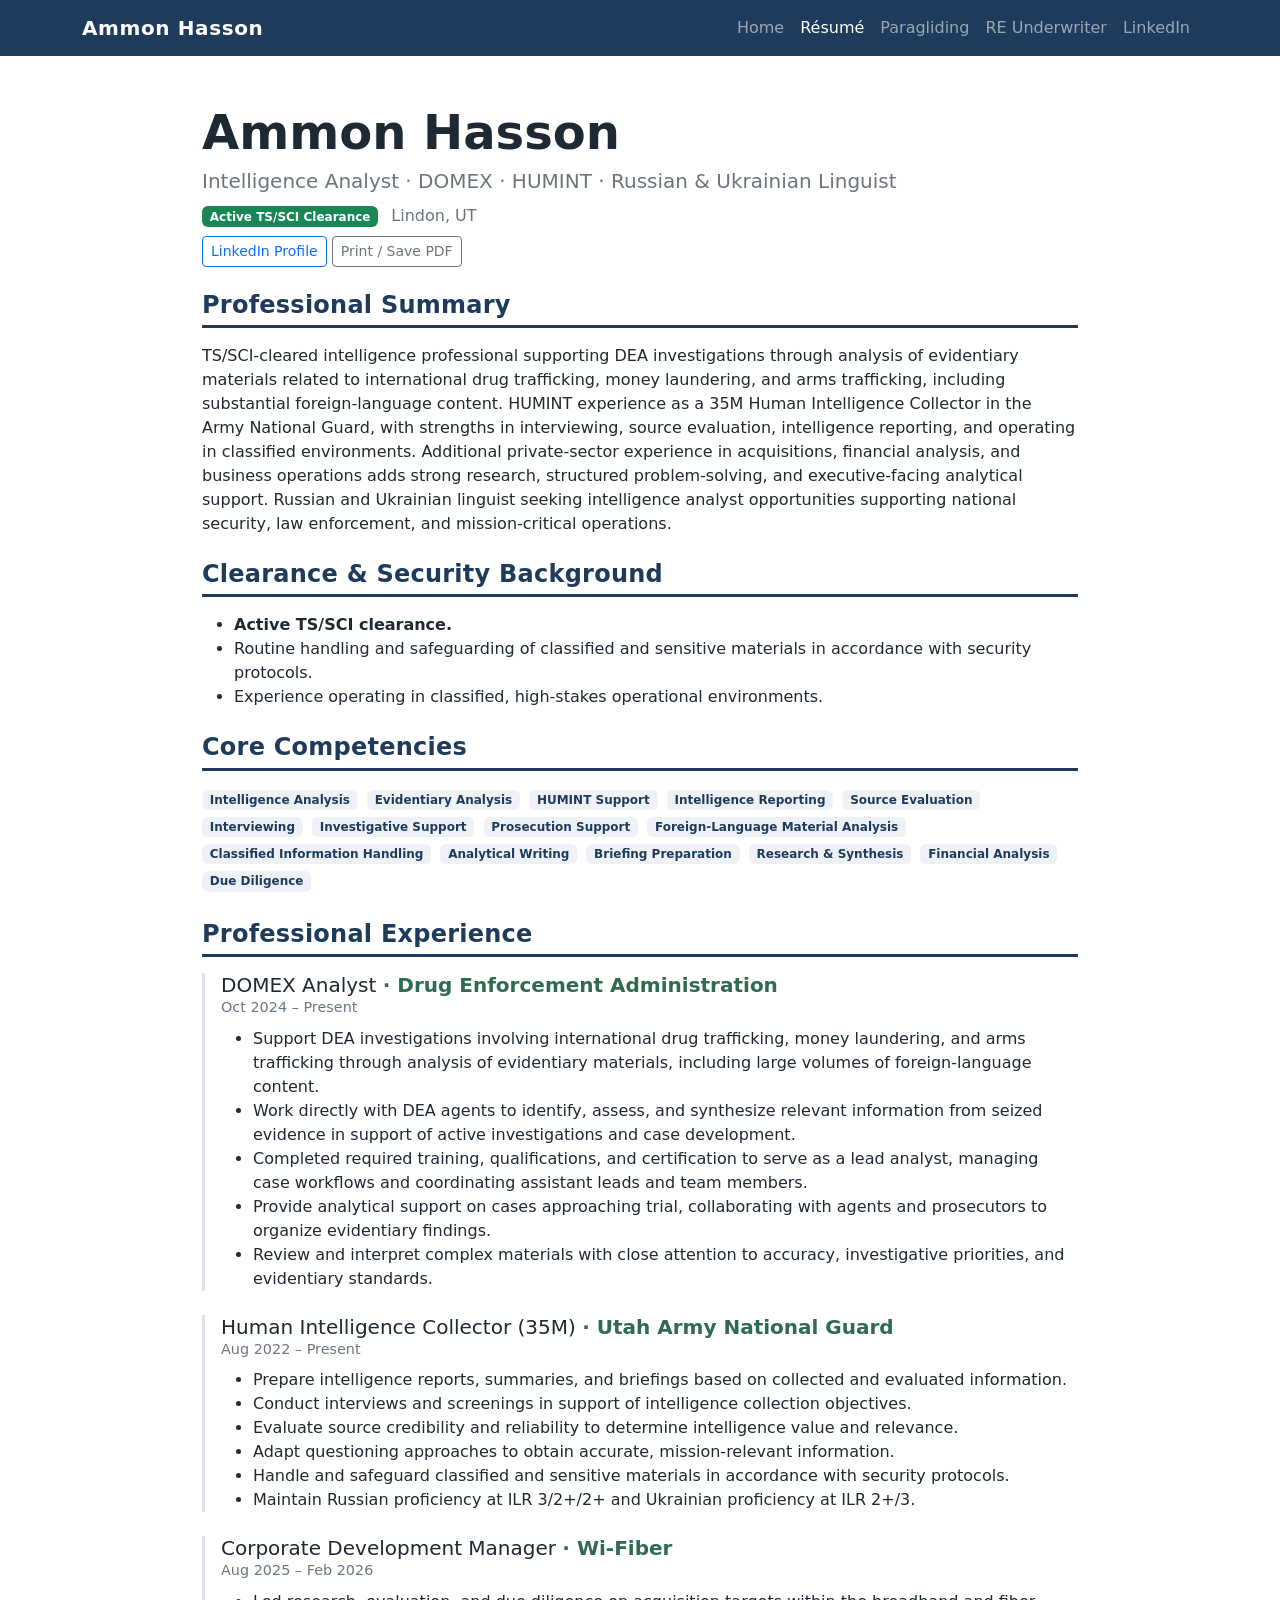
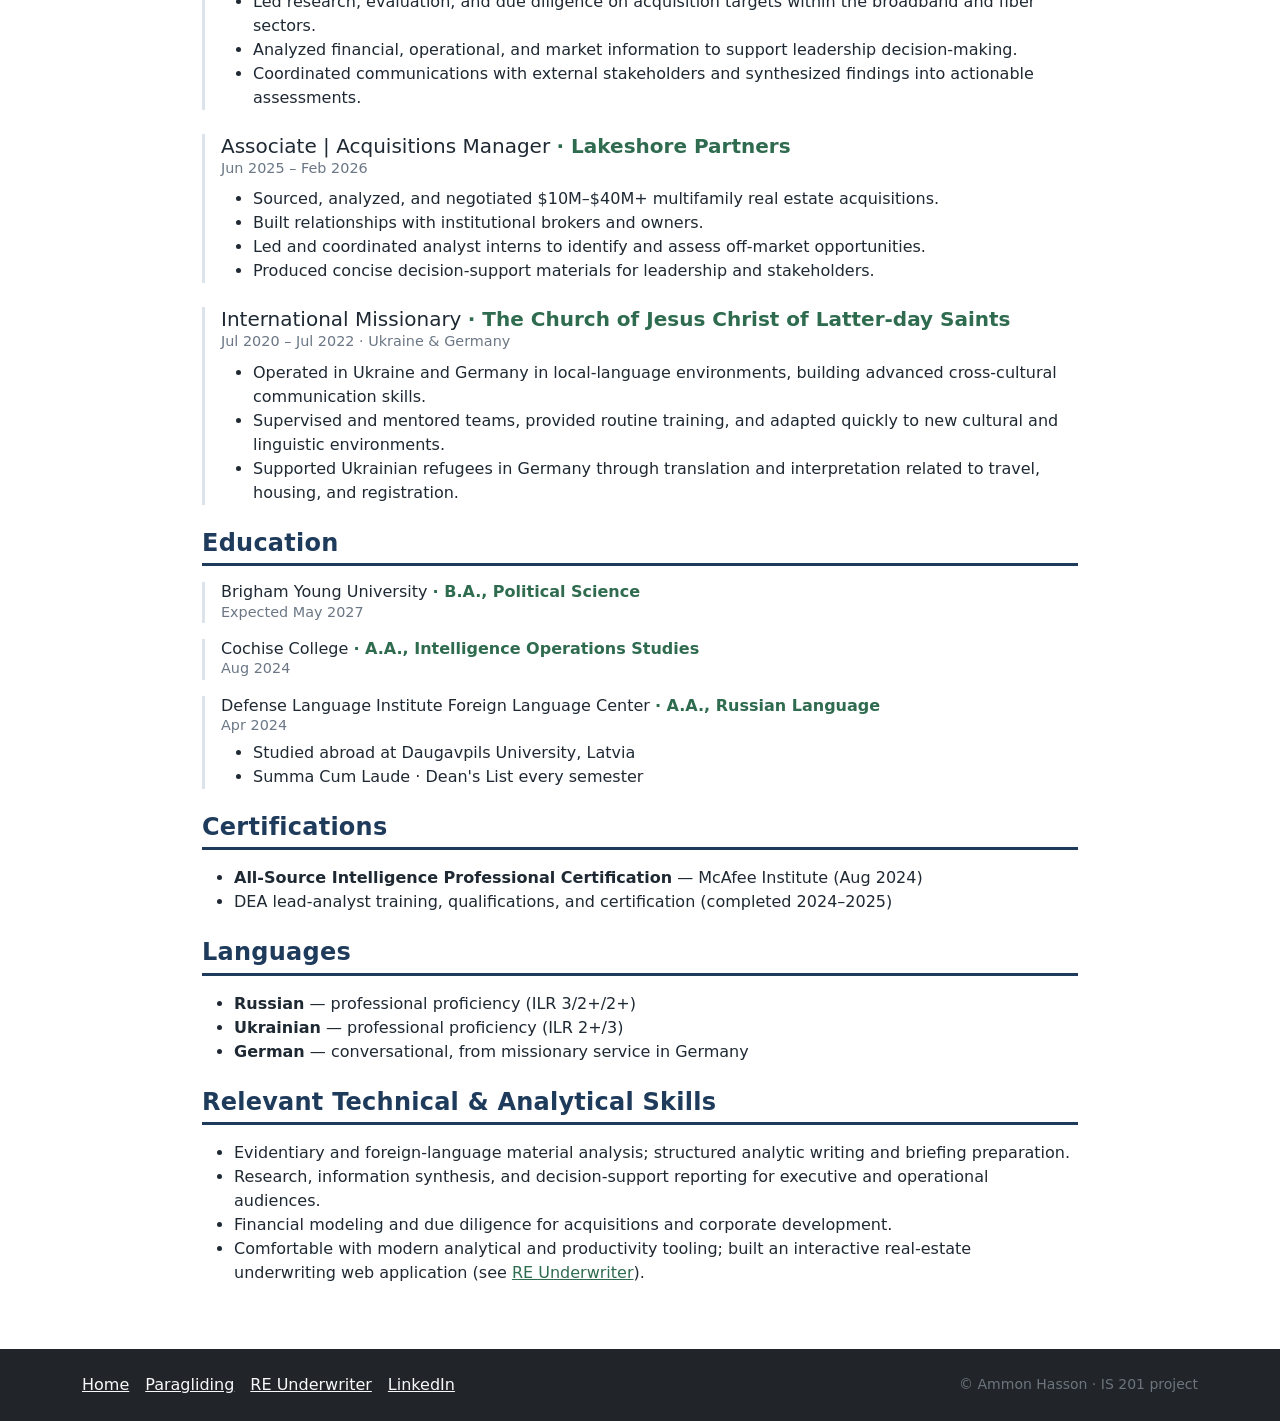
<file: resume.html>
<!DOCTYPE html>
<html lang="en">
<head>
  <meta charset="UTF-8" />
  <meta name="viewport" content="width=device-width, initial-scale=1.0" />
  <title>Résumé — Ammon Hasson | Intelligence Analyst</title>
  <meta name="description" content="Résumé of Ammon Hasson: TS/SCI-cleared intelligence professional, DOMEX analyst, HUMINT collector, and Russian/Ukrainian linguist." />
  <link rel="stylesheet" href="css/bootstrap.min.css" />
  <link rel="stylesheet" href="css/professional-overrides.css" />
</head>
<body>

  <!-- ===== Navbar ===== -->
  <nav class="navbar navbar-expand-md navbar-dark bg-accent sticky-top">
    <div class="container">
      <a class="navbar-brand" href="index.html">Ammon Hasson</a>
      <button class="navbar-toggler" type="button" data-bs-toggle="collapse" data-bs-target="#nav" aria-controls="nav" aria-expanded="false" aria-label="Toggle navigation">
        <span class="navbar-toggler-icon"></span>
      </button>
      <div class="collapse navbar-collapse" id="nav">
        <ul class="navbar-nav ms-auto">
          <li class="nav-item"><a class="nav-link" href="index.html">Home</a></li>
          <li class="nav-item"><a class="nav-link active" aria-current="page" href="resume.html">Résumé</a></li>
          <li class="nav-item"><a class="nav-link" href="scratch.html">Paragliding</a></li>
          <li class="nav-item"><a class="nav-link" href="app.html">RE Underwriter</a></li>
          <li class="nav-item"><a class="nav-link" href="https://www.linkedin.com/in/ammon-hasson-2a9576105" target="_blank" rel="noopener noreferrer">LinkedIn</a></li>
        </ul>
      </div>
    </div>
  </nav>

  <main class="container py-5" style="max-width: 900px;">

    <!-- ===== Header ===== -->
    <header class="mb-4">
      <h1 class="display-5 fw-bold mb-1">Ammon Hasson</h1>
      <p class="fs-5 text-secondary mb-2">Intelligence Analyst · DOMEX · HUMINT · Russian &amp; Ukrainian Linguist</p>
      <p class="mb-2">
        <span class="badge bg-success">Active TS/SCI Clearance</span>
        <span class="text-secondary ms-2">Lindon, UT</span>
      </p>
      <p class="no-print">
        <a class="btn btn-outline-primary btn-sm" href="https://www.linkedin.com/in/ammon-hasson-2a9576105" target="_blank" rel="noopener noreferrer">LinkedIn Profile</a>
        <a class="btn btn-outline-secondary btn-sm" href="javascript:window.print()">Print / Save PDF</a>
      </p>
    </header>

    <!-- ===== Professional summary ===== -->
    <section class="mb-4">
      <h2 class="h4 section-title">Professional Summary</h2>
      <p>
        TS/SCI-cleared intelligence professional supporting DEA investigations through analysis of
        evidentiary materials related to international drug trafficking, money laundering, and arms
        trafficking, including substantial foreign-language content. HUMINT experience as a 35M Human
        Intelligence Collector in the Army National Guard, with strengths in interviewing, source
        evaluation, intelligence reporting, and operating in classified environments. Additional
        private-sector experience in acquisitions, financial analysis, and business operations adds strong
        research, structured problem-solving, and executive-facing analytical support. Russian and
        Ukrainian linguist seeking intelligence analyst opportunities supporting national security, law
        enforcement, and mission-critical operations.
      </p>
    </section>

    <!-- ===== Clearance / security background ===== -->
    <section class="mb-4">
      <h2 class="h4 section-title">Clearance &amp; Security Background</h2>
      <ul>
        <li><strong>Active TS/SCI clearance.</strong></li>
        <li>Routine handling and safeguarding of classified and sensitive materials in accordance with security protocols.</li>
        <li>Experience operating in classified, high-stakes operational environments.</li>
      </ul>
    </section>

    <!-- ===== Core competencies ===== -->
    <section class="mb-4">
      <h2 class="h4 section-title">Core Competencies</h2>
      <div>
        <span class="badge badge-skill me-1 mb-1">Intelligence Analysis</span>
        <span class="badge badge-skill me-1 mb-1">Evidentiary Analysis</span>
        <span class="badge badge-skill me-1 mb-1">HUMINT Support</span>
        <span class="badge badge-skill me-1 mb-1">Intelligence Reporting</span>
        <span class="badge badge-skill me-1 mb-1">Source Evaluation</span>
        <span class="badge badge-skill me-1 mb-1">Interviewing</span>
        <span class="badge badge-skill me-1 mb-1">Investigative Support</span>
        <span class="badge badge-skill me-1 mb-1">Prosecution Support</span>
        <span class="badge badge-skill me-1 mb-1">Foreign-Language Material Analysis</span>
        <span class="badge badge-skill me-1 mb-1">Classified Information Handling</span>
        <span class="badge badge-skill me-1 mb-1">Analytical Writing</span>
        <span class="badge badge-skill me-1 mb-1">Briefing Preparation</span>
        <span class="badge badge-skill me-1 mb-1">Research &amp; Synthesis</span>
        <span class="badge badge-skill me-1 mb-1">Financial Analysis</span>
        <span class="badge badge-skill me-1 mb-1">Due Diligence</span>
      </div>
    </section>

    <!-- ===== Professional experience ===== -->
    <section class="mb-4">
      <h2 class="h4 section-title">Professional Experience</h2>

      <div class="resume-entry mb-4">
        <h3 class="h5 mb-0">DOMEX Analyst <span class="org">· Drug Enforcement Administration</span></h3>
        <p class="dates mb-2">Oct 2024 – Present</p>
        <ul>
          <li>Support DEA investigations involving international drug trafficking, money laundering, and arms trafficking through analysis of evidentiary materials, including large volumes of foreign-language content.</li>
          <li>Work directly with DEA agents to identify, assess, and synthesize relevant information from seized evidence in support of active investigations and case development.</li>
          <li>Completed required training, qualifications, and certification to serve as a lead analyst, managing case workflows and coordinating assistant leads and team members.</li>
          <li>Provide analytical support on cases approaching trial, collaborating with agents and prosecutors to organize evidentiary findings.</li>
          <li>Review and interpret complex materials with close attention to accuracy, investigative priorities, and evidentiary standards.</li>
        </ul>
      </div>

      <div class="resume-entry mb-4">
        <h3 class="h5 mb-0">Human Intelligence Collector (35M) <span class="org">· Utah Army National Guard</span></h3>
        <p class="dates mb-2">Aug 2022 – Present</p>
        <ul>
          <li>Prepare intelligence reports, summaries, and briefings based on collected and evaluated information.</li>
          <li>Conduct interviews and screenings in support of intelligence collection objectives.</li>
          <li>Evaluate source credibility and reliability to determine intelligence value and relevance.</li>
          <li>Adapt questioning approaches to obtain accurate, mission-relevant information.</li>
          <li>Handle and safeguard classified and sensitive materials in accordance with security protocols.</li>
          <li>Maintain Russian proficiency at ILR 3/2+/2+ and Ukrainian proficiency at ILR 2+/3.</li>
        </ul>
      </div>

      <div class="resume-entry mb-4">
        <h3 class="h5 mb-0">Corporate Development Manager <span class="org">· Wi-Fiber</span></h3>
        <p class="dates mb-2">Aug 2025 – Feb 2026</p>
        <ul>
          <li>Led research, evaluation, and due diligence on acquisition targets within the broadband and fiber sectors.</li>
          <li>Analyzed financial, operational, and market information to support leadership decision-making.</li>
          <li>Coordinated communications with external stakeholders and synthesized findings into actionable assessments.</li>
        </ul>
      </div>

      <div class="resume-entry mb-4">
        <h3 class="h5 mb-0">Associate | Acquisitions Manager <span class="org">· Lakeshore Partners</span></h3>
        <p class="dates mb-2">Jun 2025 – Feb 2026</p>
        <ul>
          <li>Sourced, analyzed, and negotiated $10M–$40M+ multifamily real estate acquisitions.</li>
          <li>Built relationships with institutional brokers and owners.</li>
          <li>Led and coordinated analyst interns to identify and assess off-market opportunities.</li>
          <li>Produced concise decision-support materials for leadership and stakeholders.</li>
        </ul>
      </div>

      <div class="resume-entry mb-2">
        <h3 class="h5 mb-0">International Missionary <span class="org">· The Church of Jesus Christ of Latter-day Saints</span></h3>
        <p class="dates mb-2">Jul 2020 – Jul 2022 · Ukraine &amp; Germany</p>
        <ul>
          <li>Operated in Ukraine and Germany in local-language environments, building advanced cross-cultural communication skills.</li>
          <li>Supervised and mentored teams, provided routine training, and adapted quickly to new cultural and linguistic environments.</li>
          <li>Supported Ukrainian refugees in Germany through translation and interpretation related to travel, housing, and registration.</li>
        </ul>
      </div>
    </section>

    <!-- ===== Education ===== -->
    <section class="mb-4">
      <h2 class="h4 section-title">Education</h2>
      <div class="resume-entry mb-3">
        <h3 class="h6 mb-0">Brigham Young University <span class="org">· B.A., Political Science</span></h3>
        <p class="dates mb-0">Expected May 2027</p>
      </div>
      <div class="resume-entry mb-3">
        <h3 class="h6 mb-0">Cochise College <span class="org">· A.A., Intelligence Operations Studies</span></h3>
        <p class="dates mb-0">Aug 2024</p>
      </div>
      <div class="resume-entry mb-3">
        <h3 class="h6 mb-0">Defense Language Institute Foreign Language Center <span class="org">· A.A., Russian Language</span></h3>
        <p class="dates mb-1">Apr 2024</p>
        <ul class="mb-0">
          <li>Studied abroad at Daugavpils University, Latvia</li>
          <li>Summa Cum Laude · Dean's List every semester</li>
        </ul>
      </div>
    </section>

    <!-- ===== Certifications ===== -->
    <section class="mb-4">
      <h2 class="h4 section-title">Certifications</h2>
      <ul>
        <li><strong>All-Source Intelligence Professional Certification</strong> — McAfee Institute (Aug 2024)</li>
        <li>DEA lead-analyst training, qualifications, and certification (completed 2024–2025)</li>
      </ul>
    </section>

    <!-- ===== Languages ===== -->
    <section class="mb-4">
      <h2 class="h4 section-title">Languages</h2>
      <ul>
        <li><strong>Russian</strong> — professional proficiency (ILR 3/2+/2+)</li>
        <li><strong>Ukrainian</strong> — professional proficiency (ILR 2+/3)</li>
        <li><strong>German</strong> — conversational, from missionary service in Germany</li>
      </ul>
    </section>

    <!-- ===== Relevant technical & analytical skills ===== -->
    <section class="mb-2">
      <h2 class="h4 section-title">Relevant Technical &amp; Analytical Skills</h2>
      <ul>
        <li>Evidentiary and foreign-language material analysis; structured analytic writing and briefing preparation.</li>
        <li>Research, information synthesis, and decision-support reporting for executive and operational audiences.</li>
        <li>Financial modeling and due diligence for acquisitions and corporate development.</li>
        <li>Comfortable with modern analytical and productivity tooling; built an interactive real-estate underwriting web application (see <a href="app.html">RE Underwriter</a>).</li>
      </ul>
    </section>

  </main>

  <!-- ===== Footer ===== -->
  <footer class="site-footer bg-dark text-light py-4">
    <div class="container d-flex flex-wrap gap-3 align-items-center">
      <a class="link-light" href="index.html">Home</a>
      <a class="link-light" href="scratch.html">Paragliding</a>
      <a class="link-light" href="app.html">RE Underwriter</a>
      <a class="link-light" href="https://www.linkedin.com/in/ammon-hasson-2a9576105" target="_blank" rel="noopener noreferrer">LinkedIn</a>
      <span class="ms-auto text-secondary small">© Ammon Hasson · IS 201 project</span>
    </div>
  </footer>

  <script src="js/bootstrap.bundle.min.js"></script>
</body>
</html>
</file>
<file: css/professional-overrides.css>
/* professional-overrides.css
   Targeted overrides for the Bootstrap professional pages (index.html, resume.html).
   Keep it light — extend Bootstrap, don't fight it. */

:root {
  --accent: #1f3b5c;     /* deep professional navy */
  --accent-soft: #2f6b4f;/* forest accent          */
  --ink: #1f2933;
}

body { color: var(--ink); }

/* Section headers */
.section-title {
  color: var(--accent);
  font-weight: 700;
  letter-spacing: .01em;
  border-bottom: 3px solid var(--accent);
  padding-bottom: .35rem;
  margin-bottom: 1rem;
}

/* Sticky, tidy navbar */
.navbar-brand { font-weight: 700; letter-spacing: .03em; }
.navbar.bg-accent { background-color: var(--accent) !important; }

/* Hero on index */
.hero-pro {
  background: linear-gradient(135deg, var(--accent) 0%, #15293f 100%);
  color: #fff;
}
.hero-pro .lead { color: #d7e2ee; }

/* Expertise / project cards */
.feature-card { border: 0; box-shadow: 0 6px 20px rgba(31,59,92,.10); transition: transform .15s; height: 100%; }
.feature-card:hover { transform: translateY(-3px); }
.feature-card .icon { color: var(--accent-soft); }

/* Résumé timeline */
.resume-entry { padding-left: 1rem; border-left: 3px solid #dde3ea; }
.resume-entry .org { color: var(--accent-soft); font-weight: 600; }
.resume-entry .dates { color: #6b7785; font-size: .9rem; }
.badge-skill { background: #eef2f7; color: var(--accent); font-weight: 600; }

/* Links */
a { color: var(--accent-soft); }
a:hover { color: var(--accent); }

/* Print-friendly résumé */
@media print {
  .navbar, .site-footer, .no-print { display: none !important; }
  body { font-size: 11pt; }
  .resume-entry { border-left: none; padding-left: 0; }
  a { color: #000; text-decoration: none; }
}
</file>
